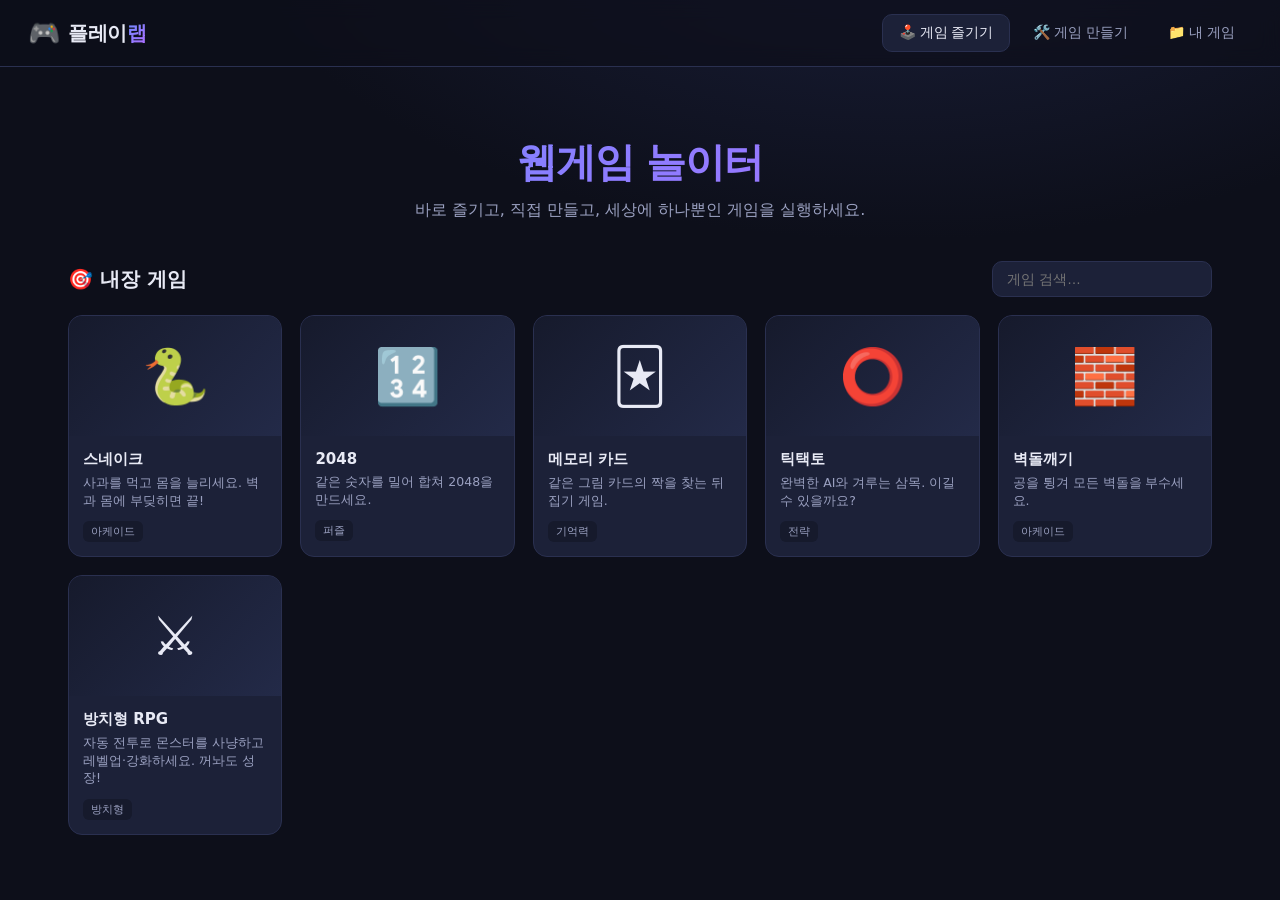
<file: index.html>
<!DOCTYPE html>
<html lang="ko">
<head>
  <meta charset="UTF-8" />
  <meta name="viewport" content="width=device-width, initial-scale=1.0" />
  <meta http-equiv="Cache-Control" content="no-cache, no-store, must-revalidate" />
  <meta http-equiv="Pragma" content="no-cache" />
  <title>플레이랩 · 웹게임 놀이터</title>
  <link rel="stylesheet" href="css/style.css?v=4" />
</head>
<body>
  <!-- 상단 헤더 -->
  <header class="topbar">
    <div class="brand" data-nav="play">
      <span class="brand-logo">🎮</span>
      <span class="brand-name">플레이<b>랩</b></span>
    </div>
    <nav class="tabs">
      <button class="tab is-active" data-nav="play">🕹️ 게임 즐기기</button>
      <button class="tab" data-nav="create">🛠️ 게임 만들기</button>
      <button class="tab" data-nav="mine">📁 내 게임</button>
    </nav>
  </header>

  <main>
    <!-- ============ 게임 즐기기 ============ -->
    <section id="view-play" class="view is-active">
      <div class="hero">
        <h1>웹게임 놀이터</h1>
        <p>바로 즐기고, 직접 만들고, 세상에 하나뿐인 게임을 실행하세요.</p>
      </div>
      <div class="section-head">
        <h2>🎯 내장 게임</h2>
        <input id="search" class="search" type="search" placeholder="게임 검색…" />
      </div>
      <div id="builtin-grid" class="game-grid"></div>
    </section>

    <!-- ============ 게임 만들기 ============ -->
    <section id="view-create" class="view">
      <div class="editor-head">
        <input id="game-title" class="title-input" placeholder="게임 이름을 입력하세요" value="나의 첫 게임" />
        <div class="editor-actions">
          <button id="btn-run" class="btn btn-ghost">▶ 실행</button>
          <button id="btn-reset" class="btn btn-ghost">↺ 예제 불러오기</button>
          <button id="btn-save" class="btn btn-primary">💾 저장</button>
        </div>
      </div>
      <div class="editor-layout">
        <div class="code-panes">
          <div class="pane">
            <div class="pane-label">HTML</div>
            <textarea id="code-html" class="code" spellcheck="false"></textarea>
          </div>
          <div class="pane">
            <div class="pane-label">CSS</div>
            <textarea id="code-css" class="code" spellcheck="false"></textarea>
          </div>
          <div class="pane">
            <div class="pane-label">JavaScript</div>
            <textarea id="code-js" class="code" spellcheck="false"></textarea>
          </div>
        </div>
        <div class="preview-wrap">
          <div class="pane-label">미리보기</div>
          <iframe id="preview" class="preview" title="미리보기" sandbox="allow-scripts allow-pointer-lock allow-same-origin"></iframe>
        </div>
      </div>
    </section>

    <!-- ============ 내 게임 ============ -->
    <section id="view-mine" class="view">
      <div class="section-head">
        <h2>📁 내가 만든 게임</h2>
        <span id="mine-count" class="muted"></span>
      </div>
      <div id="mine-grid" class="game-grid"></div>
      <div id="mine-empty" class="empty" hidden>
        <p>아직 만든 게임이 없어요.</p>
        <button class="btn btn-primary" data-nav="create">첫 게임 만들러 가기 →</button>
      </div>
    </section>
  </main>

  <!-- ============ 게임 실행 모달 ============ -->
  <div id="player" class="player" hidden>
    <div class="player-bar">
      <span id="player-title" class="player-title"></span>
      <div class="player-btns">
        <button id="player-restart" class="btn btn-ghost btn-sm">↻ 다시</button>
        <button id="player-close" class="btn btn-ghost btn-sm">✕ 닫기</button>
      </div>
    </div>
    <iframe id="player-frame" class="player-frame" title="게임 실행" sandbox="allow-scripts allow-pointer-lock allow-same-origin"></iframe>
  </div>

  <script src="js/games.js?v=4"></script>
  <script src="js/creator.js?v=4"></script>
  <script src="js/app.js?v=4"></script>
</body>
</html>
</file>
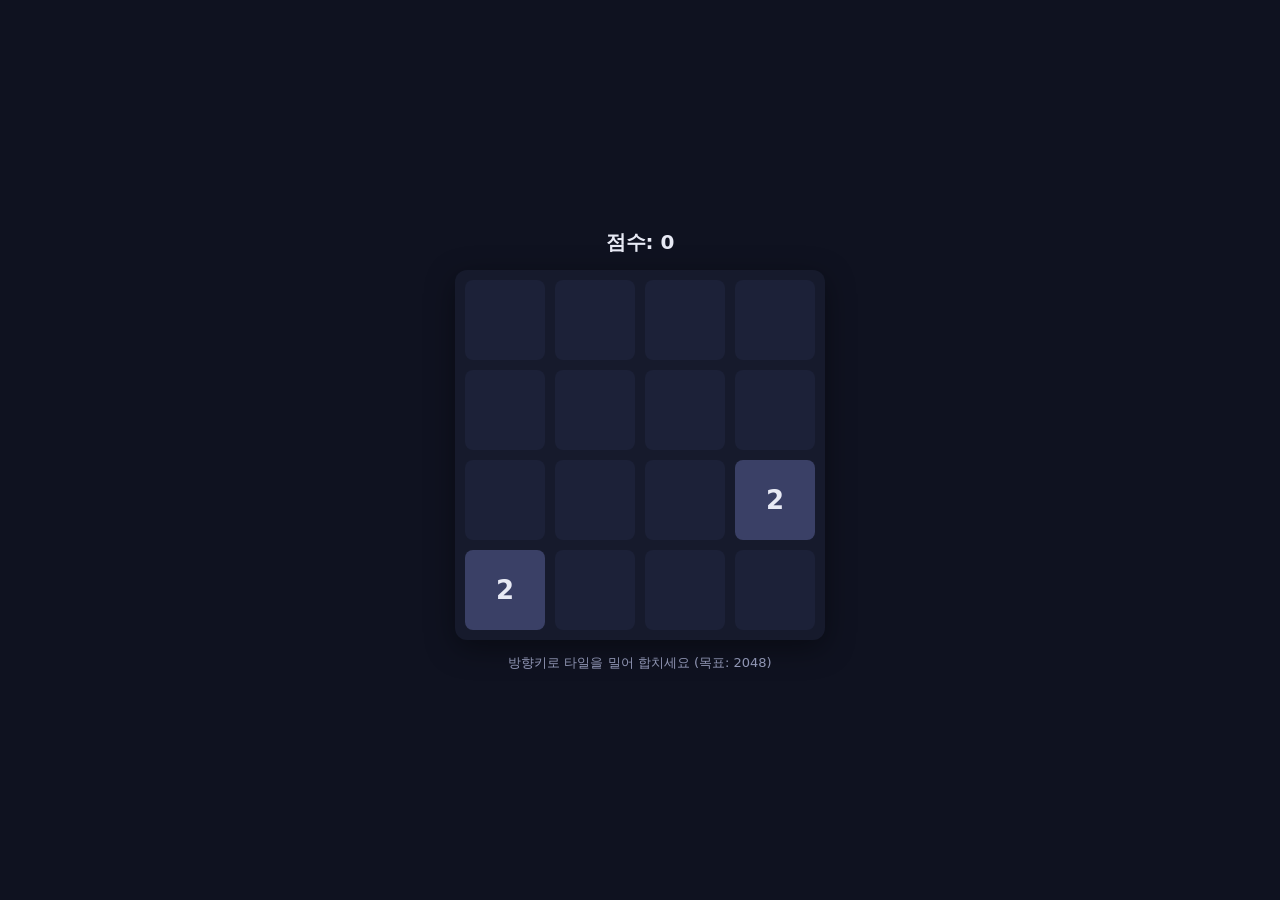
<file: games/2048.html>
<!DOCTYPE html>
<html lang="ko"><head><meta charset="UTF-8" /><meta name="viewport" content="width=device-width,initial-scale=1" />
<title>2048</title>
<style>
  html,body{margin:0;height:100%;background:#0f1220;color:#e8eaf5;font-family:system-ui,"Malgun Gothic",sans-serif;
    display:flex;flex-direction:column;align-items:center;justify-content:center;gap:14px;user-select:none;}
  #score{font-size:20px;font-weight:700;}
  #board{display:grid;grid-template-columns:repeat(4,80px);grid-gap:10px;background:#161a2c;padding:10px;border-radius:12px;
    box-shadow:0 8px 30px rgba(0,0,0,.4);position:relative;}
  .cell{width:80px;height:80px;border-radius:8px;background:#1c2138;display:flex;align-items:center;justify-content:center;
    font-size:26px;font-weight:800;transition:.1s;}
  .hint{color:#9aa0c0;font-size:13px;}
  #over{position:absolute;inset:0;background:rgba(15,18,32,.88);border-radius:12px;display:none;
    align-items:center;justify-content:center;flex-direction:column;font-size:20px;gap:10px;}
</style></head><body>
<div id="score">점수: 0</div>
<div id="board"><div id="over"><div>게임 오버!</div><div class="hint">R 키로 다시 시작</div></div></div>
<div class="hint">방향키로 타일을 밀어 합치세요 (목표: 2048)</div>
<script>
const COL={2:'#3a4066',4:'#4a5088',8:'#6c8cff',16:'#8a7cff',32:'#b06cff',64:'#c85cff',
  128:'#ff8c6b',256:'#ff6b8b',512:'#ffd76b',1024:'#6bffcf',2048:'#6bff8c'};
let grid,score,board=document.getElementById('board'),over=document.getElementById('over');
function reset(){grid=Array.from({length:4},()=>[0,0,0,0]);score=0;add();add();render();over.style.display='none';}
function add(){const e=[];grid.forEach((r,i)=>r.forEach((v,j)=>{if(!v)e.push([i,j]);}));
  if(!e.length)return;const[i,j]=e[(Math.random()*e.length)|0];grid[i][j]=Math.random()<.9?2:4;}
function render(){board.querySelectorAll('.cell').forEach(c=>c.remove());
  document.getElementById('score').textContent='점수: '+score;
  grid.forEach(r=>r.forEach(v=>{const c=document.createElement('div');c.className='cell';
    if(v){c.textContent=v;c.style.background=COL[v]||'#6bff8c';c.style.color=v>4?'#0f1220':'#e8eaf5';}
    board.appendChild(c);}));}
function slide(row){let a=row.filter(v=>v);for(let i=0;i<a.length-1;i++){if(a[i]===a[i+1]){a[i]*=2;score+=a[i];a.splice(i+1,1);}}
  while(a.length<4)a.push(0);return a;}
function rotate(g){return g[0].map((_,i)=>g.map(r=>r[i]).reverse());}
function move(dir){let g=grid.map(r=>[...r]);for(let i=0;i<dir;i++)g=rotate(g);
  g=g.map(slide);for(let i=0;i<(4-dir)%4;i++)g=rotate(g);
  if(JSON.stringify(g)!==JSON.stringify(grid)){grid=g;add();render();checkOver();}}
function checkOver(){for(let i=0;i<4;i++)for(let j=0;j<4;j++){if(!grid[i][j])return;
  if(j<3&&grid[i][j]===grid[i][j+1])return;if(i<3&&grid[i][j]===grid[i+1][j])return;}
  over.style.display='flex';}
document.addEventListener('keydown',e=>{const k=e.key.toLowerCase();
  if(k==='r'){reset();return;}
  if(k==='arrowleft'){e.preventDefault();move(0);}
  else if(k==='arrowup'){e.preventDefault();move(1);}
  else if(k==='arrowright'){e.preventDefault();move(2);}
  else if(k==='arrowdown'){e.preventDefault();move(3);}});
reset();
</script></body></html>
</file>
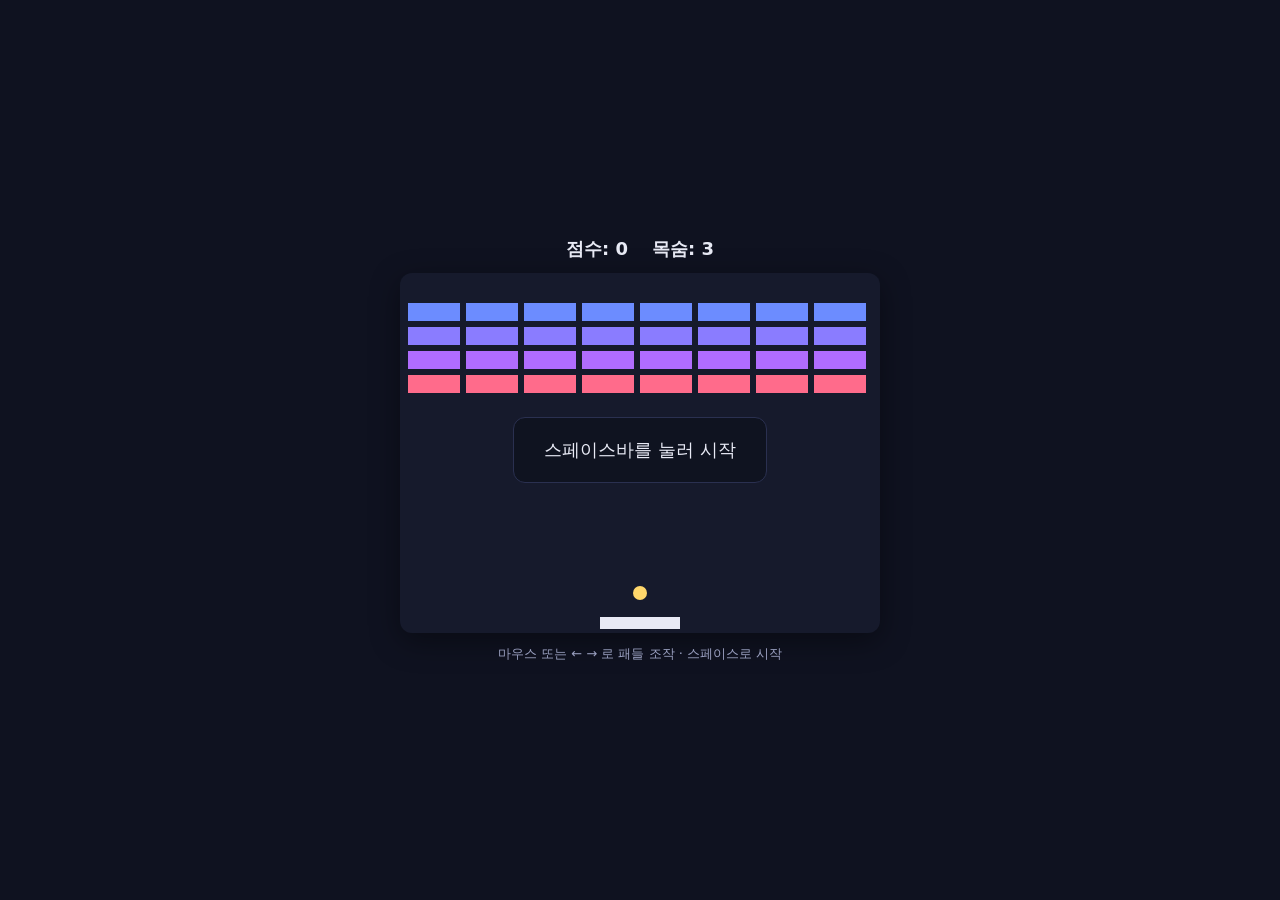
<file: games/breakout.html>
<!DOCTYPE html>
<html lang="ko"><head><meta charset="UTF-8" /><meta name="viewport" content="width=device-width,initial-scale=1" />
<title>벽돌깨기</title>
<style>
  html,body{margin:0;height:100%;background:#0f1220;color:#e8eaf5;font-family:system-ui,"Malgun Gothic",sans-serif;
    display:flex;flex-direction:column;align-items:center;justify-content:center;gap:12px;user-select:none;}
  #hud{font-size:18px;font-weight:700;display:flex;gap:24px;}
  canvas{background:#161a2c;border-radius:12px;box-shadow:0 8px 30px rgba(0,0,0,.4);}
  .hint{color:#9aa0c0;font-size:13px;}
  #msg{position:absolute;background:rgba(15,18,32,.9);padding:20px 30px;border-radius:12px;border:1px solid #2a3050;
    text-align:center;font-size:18px;}
</style></head><body>
<div id="hud"><span>점수: <span id="score">0</span></span><span>목숨: <span id="lives">3</span></span></div>
<canvas id="c" width="480" height="360"></canvas>
<div class="hint">마우스 또는 ← → 로 패들 조작 · 스페이스로 시작</div>
<div id="msg">스페이스바를 눌러 시작</div>
<script>
const cv=document.getElementById('c'),ctx=cv.getContext('2d');
const PW=80,PH=12,BR=7,COLS=8,ROWS=4,BW=52,BH=18,GAP=6,OX=8,OY=30;
let px,ball,bricks,score,lives,running,left,right;
function reset(){px=(cv.width-PW)/2;resetBall();bricks=[];score=0;lives=3;running=false;left=right=false;
  for(let r=0;r<ROWS;r++)for(let c=0;c<COLS;c++)bricks.push({x:OX+c*(BW+GAP),y:OY+r*(BH+GAP),alive:true,
    color:['#6c8cff','#8a7cff','#b06cff','#ff6b8b'][r]});
  upd();draw();}
function resetBall(){ball={x:cv.width/2,y:cv.height-40,dx:2.4*(Math.random()<.5?1:-1),dy:-2.6};}
function upd(){document.getElementById('score').textContent=score;document.getElementById('lives').textContent=lives;}
function loop(){if(running){step();draw();}requestAnimationFrame(loop);}
function step(){if(left)px-=6;if(right)px+=6;px=Math.max(0,Math.min(cv.width-PW,px));
  ball.x+=ball.dx;ball.y+=ball.dy;
  if(ball.x<BR||ball.x>cv.width-BR)ball.dx*=-1;
  if(ball.y<BR)ball.dy*=-1;
  if(ball.y>cv.height-BR-PH-4&&ball.x>px&&ball.x<px+PW&&ball.dy>0){
    ball.dy*=-1;ball.dx=((ball.x-(px+PW/2))/(PW/2))*3.2;}
  if(ball.y>cv.height){lives--;upd();if(lives<=0)return over('게임 오버! 점수 '+score);resetBall();running=false;showMsg('스페이스바로 재시작');}
  bricks.forEach(b=>{if(b.alive&&ball.x>b.x&&ball.x<b.x+BW&&ball.y>b.y&&ball.y<b.y+BH){
    b.alive=false;ball.dy*=-1;score+=10;upd();
    if(bricks.every(x=>!x.alive))over('🎉 클리어! 점수 '+score);}});}
function draw(){ctx.clearRect(0,0,cv.width,cv.height);
  bricks.forEach(b=>{if(b.alive){ctx.fillStyle=b.color;ctx.fillRect(b.x,b.y,BW,BH);}});
  ctx.fillStyle='#e8eaf5';ctx.fillRect(px,cv.height-PH-4,PW,PH);
  ctx.fillStyle='#ffd76b';ctx.beginPath();ctx.arc(ball.x,ball.y,BR,0,7);ctx.fill();}
function showMsg(t){const m=document.getElementById('msg');m.textContent=t;m.style.display='block';}
function over(t){running=false;showMsg(t+' — 스페이스로 다시');setTimeout(()=>{reset();},50);}
cv.addEventListener('mousemove',e=>{const r=cv.getBoundingClientRect();px=e.clientX-r.left-PW/2;
  px=Math.max(0,Math.min(cv.width-PW,px));if(!running)draw();});
document.addEventListener('keydown',e=>{const k=e.key.toLowerCase();
  if(k===' '){e.preventDefault();if(!running){running=true;document.getElementById('msg').style.display='none';}}
  if(k==='arrowleft')left=true;if(k==='arrowright')right=true;});
document.addEventListener('keyup',e=>{const k=e.key.toLowerCase();
  if(k==='arrowleft')left=false;if(k==='arrowright')right=false;});
reset();loop();
</script></body></html>
</file>
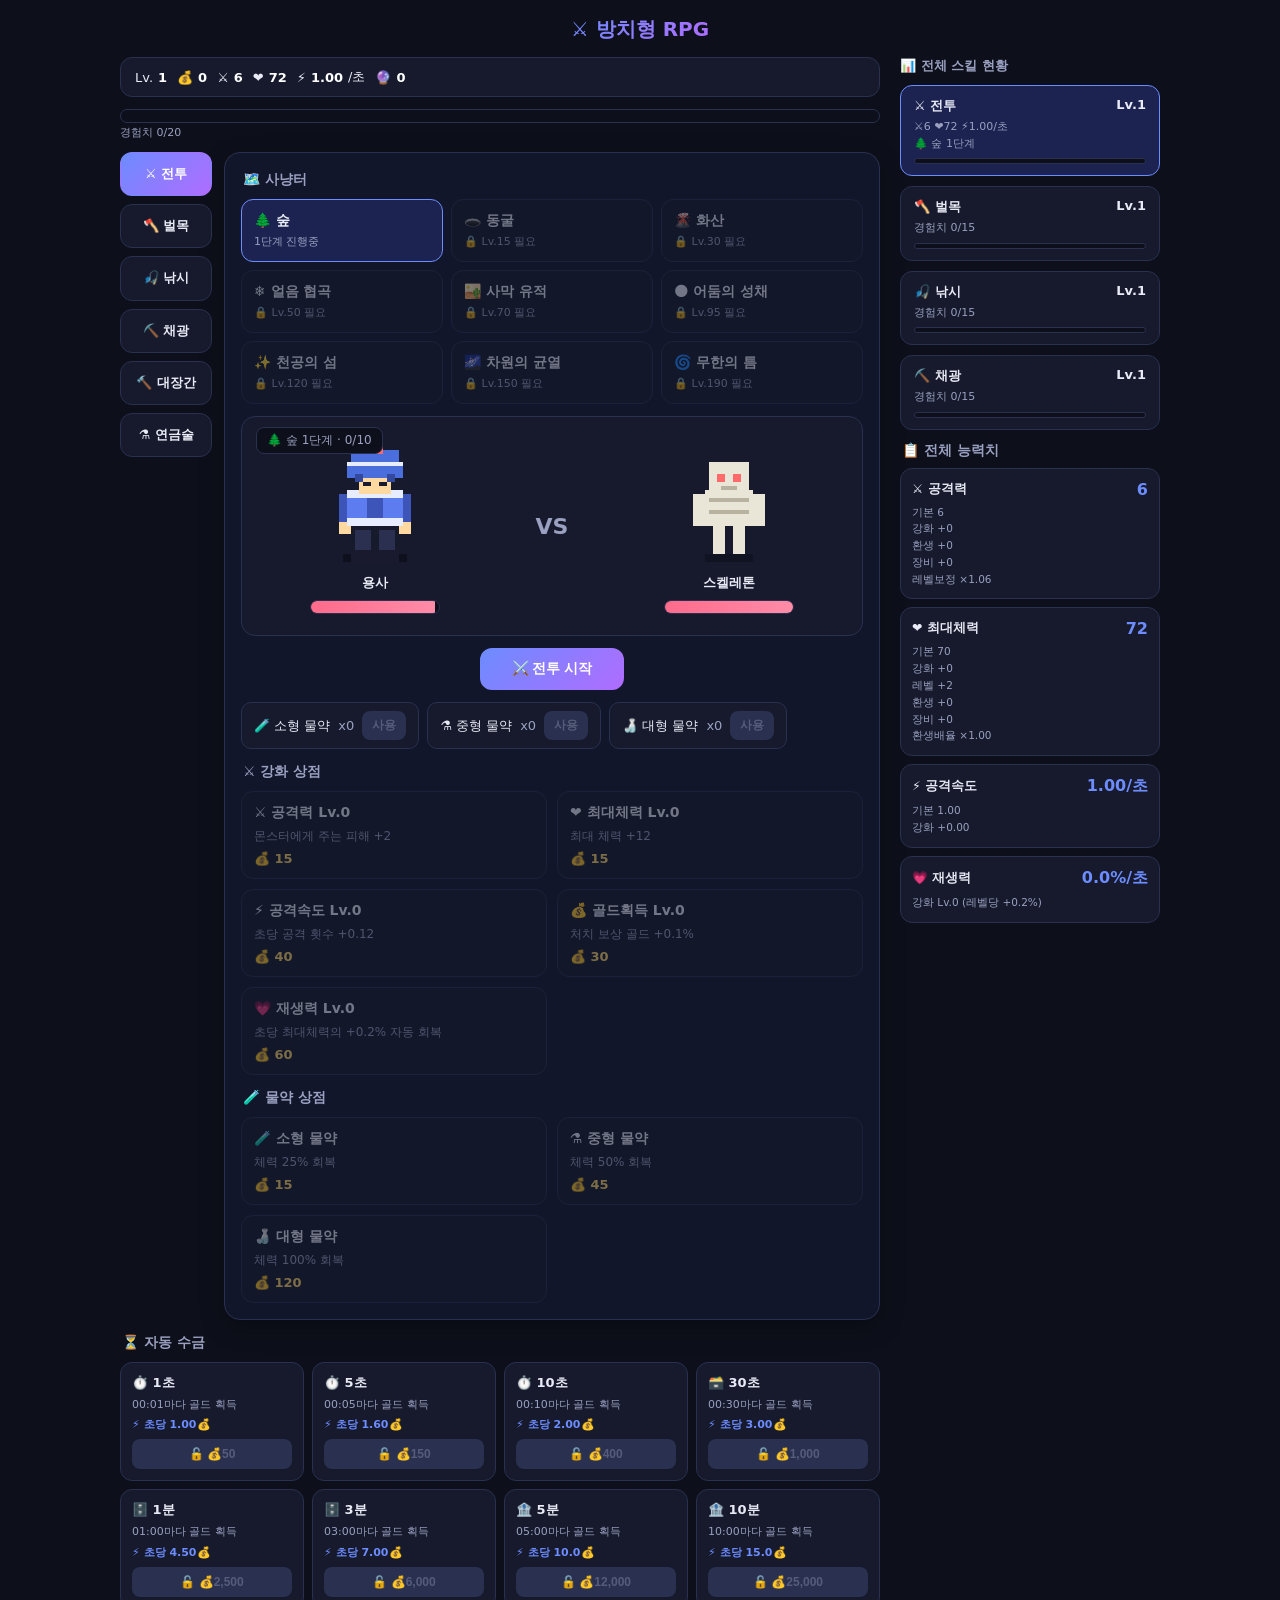
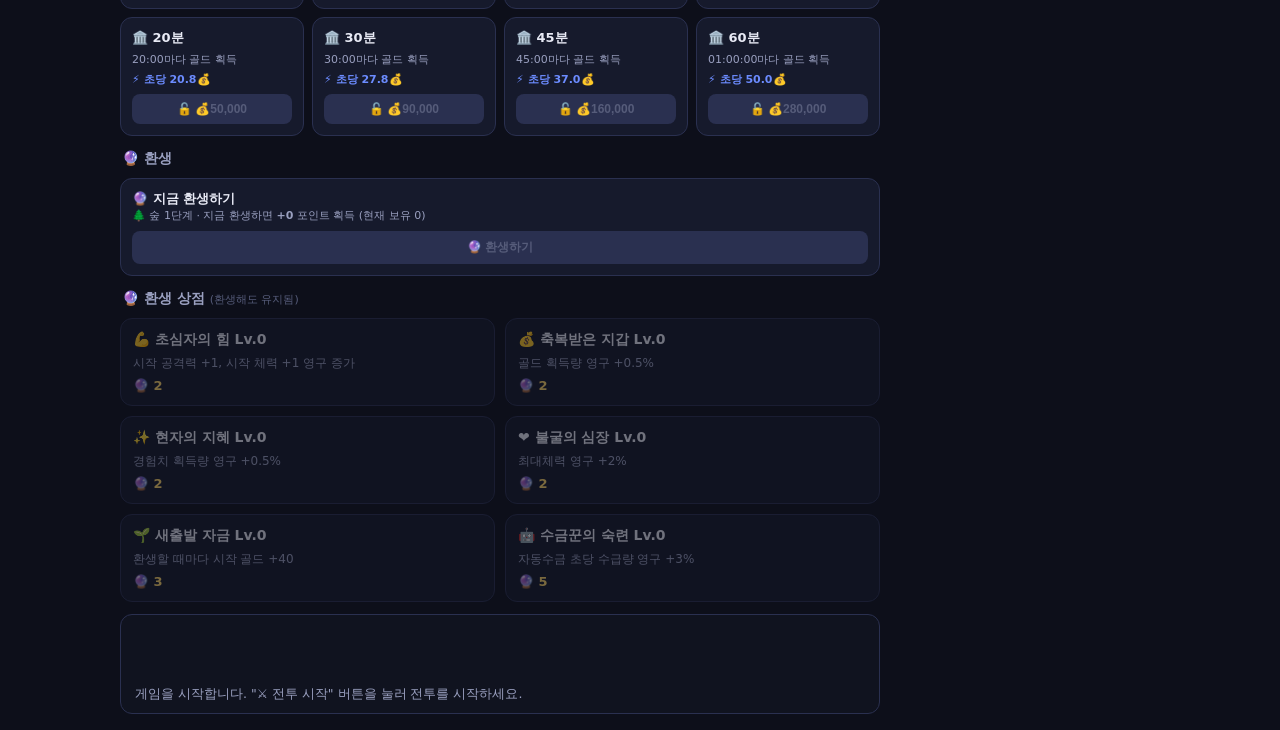
<file: games/idle-rpg.html>
<!DOCTYPE html>
<html lang="ko"><head><meta charset="UTF-8" /><meta name="viewport" content="width=device-width,initial-scale=1" />
<title>방치형 RPG</title>
<style>
  * { box-sizing: border-box; }
  html,body{margin:0;min-height:100%;background:#0d0f1a;color:#e8eaf5;font-family:"Malgun Gothic",system-ui,sans-serif;
    user-select:none;}
  body{display:flex;flex-direction:column;align-items:center;padding:16px;gap:14px;}
  h1{font-size:20px;margin:0;background:linear-gradient(135deg,#6c8cff,#b06cff);-webkit-background-clip:text;background-clip:text;color:transparent;}
  .wrap{width:100%;max-width:760px;display:flex;flex-direction:column;gap:12px;}

  /* 상단 플레이어 상태 */
  .stat-row{display:flex;gap:10px;flex-wrap:wrap;font-size:13px;background:#161a2c;border:1px solid #2a3050;
    border-radius:12px;padding:10px 14px;}
  .stat{display:flex;align-items:center;gap:5px;}
  .stat b{color:#fff;}
  .bar-wrap{width:100%;height:14px;background:#0d0f1a;border-radius:7px;overflow:hidden;border:1px solid #2a3050;}
  .bar{height:100%;transition:width .15s;}
  .bar.hp{background:linear-gradient(90deg,#ff6b8b,#ff8ca8);}
  .bar.hp.low{background:linear-gradient(90deg,#ff2d3b,#ff6b6b);animation:pulseLow .6s infinite alternate;}
  @keyframes pulseLow{from{opacity:1;}to{opacity:.5;}}
  .bar.xp{background:linear-gradient(90deg,#6c8cff,#b06cff);}
  .bar.skillxp{background:linear-gradient(90deg,#5ad46a,#8ef29a);}
  .bar-label{font-size:11px;color:#9aa0c0;margin-top:2px;}

  /* 모드 탭 (왼쪽 사이드바) */
  .mode-layout{display:flex;gap:12px;align-items:flex-start;}
  .mode-sidebar{display:flex;flex-direction:column;gap:8px;flex:0 0 92px;position:sticky;top:12px;}
  .mode-content{flex:1;min-width:0;display:flex;flex-direction:column;gap:12px;}
  .mode-window{background:#12162a;border:1px solid #2a3050;border-radius:16px;padding:16px;
    display:flex;flex-direction:column;gap:12px;box-shadow:0 8px 24px rgba(0,0,0,.25);}
  .mode-window[hidden]{display:none;}
  .mode-tab{background:#161a2c;border:1px solid #2a3050;border-radius:12px;padding:12px 6px;text-align:center;
    cursor:pointer;font-size:13px;font-weight:700;transition:.15s;line-height:1.4;}
  .mode-tab:hover{border-color:#6c8cff;}
  .mode-tab.active{background:linear-gradient(135deg,#6c8cff,#b06cff);border-color:transparent;color:#fff;}
  .mode-tab.running:not(.active){border-color:#5ad46a;}
  .running-dot{color:#5ad46a;font-size:8px;animation:pulseLow 1s infinite alternate;}
  @media (max-width:520px){
    .mode-layout{flex-direction:column;}
    .mode-sidebar{flex-direction:row;flex:none;width:100%;position:static;}
    .mode-sidebar .mode-tab{flex:1;}
  }

  /* 사냥터 선택 */
  .zone-list{display:grid;grid-template-columns:repeat(auto-fill,minmax(160px,1fr));gap:8px;}
  .zone-card{background:#161a2c;border:1px solid #2a3050;border-radius:12px;padding:12px;cursor:pointer;transition:.15s;
    display:flex;flex-direction:column;gap:4px;}
  .zone-card:hover{border-color:#6c8cff;}
  .zone-card.active{border-color:#6c8cff;background:#1c2350;}
  .zone-card.locked{opacity:.45;cursor:not-allowed;}
  .zone-title{font-size:14px;font-weight:700;}
  .zone-desc{font-size:11px;color:#9aa0c0;}

  /* 전투 화면 */
  .arena{display:flex;align-items:center;justify-content:space-around;background:#161a2c;border:1px solid #2a3050;
    border-radius:14px;padding:20px;min-height:220px;position:relative;overflow:hidden;}
  .fighter{display:flex;flex-direction:column;align-items:center;gap:8px;}
  canvas.sprite{image-rendering:pixelated;image-rendering:crisp-edges;width:128px;height:128px;}
  canvas.sprite.boss{width:176px;height:176px;}
  .fighter-name{font-size:13px;font-weight:700;}
  .fighter-hpbar{width:130px;}
  .hit{animation:hit .18s;}
  @keyframes hit{0%{filter:brightness(2) drop-shadow(0 0 8px #fff);transform:scale(1.05);}100%{filter:none;transform:scale(1);}}
  .dead{animation:dead .3s forwards;}
  @keyframes dead{to{opacity:0;transform:translateY(20px) scale(.7);}}
  .vs{font-size:22px;color:#9aa0c0;font-weight:800;}
  .dmg-float{position:absolute;font-weight:800;font-size:15px;color:#ffd76b;pointer-events:none;
    animation:floatup .7s ease-out forwards;}
  @keyframes floatup{0%{opacity:1;transform:translateY(0);}100%{opacity:0;transform:translateY(-36px);}}
  .stage-badge{position:absolute;top:10px;left:14px;font-size:12px;background:#0d0f1a;border:1px solid #2a3050;
    padding:4px 10px;border-radius:8px;color:#9aa0c0;}

  .combat-control{display:flex;justify-content:center;}
  .combat-toggle-btn{background:linear-gradient(135deg,#6c8cff,#b06cff);border:none;color:#fff;font-weight:700;
    font-size:14px;padding:12px 32px;border-radius:12px;cursor:pointer;transition:.15s;}
  .combat-toggle-btn:hover{filter:brightness(1.1);}
  .combat-toggle-btn.stop{background:#1c2138;border:1px solid #ff6b8b;color:#ff6b8b;}

  /* 스킬 패널 */
  .skill-panel{background:#161a2c;border:1px solid #2a3050;border-radius:14px;padding:22px;text-align:center;
    display:flex;flex-direction:column;align-items:center;gap:10px;}
  .skill-icon{font-size:48px;}
  .skill-title{font-size:16px;font-weight:700;}
  .skill-sub{font-size:12px;color:#9aa0c0;}
  .skill-progress-wrap{width:100%;max-width:280px;height:10px;background:#0d0f1a;border-radius:6px;overflow:hidden;border:1px solid #2a3050;}
  .skill-progress{height:100%;background:linear-gradient(90deg,#5ad46a,#8ef29a);width:0%;transition:width .1s linear;}

  /* 상점 */
  .section-label{font-size:14px;font-weight:700;color:#9aa0c0;margin:2px 2px -2px;}
  .shop{display:grid;grid-template-columns:1fr 1fr;gap:10px;}
  .upg{background:#161a2c;border:1px solid #2a3050;border-radius:12px;padding:12px;display:flex;flex-direction:column;gap:6px;
    cursor:pointer;transition:.15s;}
  .upg:hover{border-color:#6c8cff;}
  .upg:active{transform:scale(.97);}
  .upg.disabled{opacity:.45;cursor:not-allowed;}
  .upg-head{display:flex;justify-content:space-between;font-size:14px;font-weight:700;}
  .upg-desc{font-size:12px;color:#9aa0c0;}
  .upg-cost{font-size:13px;color:#ffd76b;font-weight:700;}
  .upg.owned{border-color:#5ad46a;opacity:.7;cursor:default;}
  .upg.equipped{border-color:#5ad46a;background:#16241c;}

  /* 인벤토리 */
  .inv-list{display:grid;grid-template-columns:repeat(auto-fill,minmax(140px,1fr));gap:8px;}
  .inv-item{background:#161a2c;border:1px solid #2a3050;border-radius:10px;padding:10px;display:flex;flex-direction:column;gap:5px;font-size:12px;}
  .inv-item .inv-name{font-weight:700;font-size:13px;}
  .inv-item button{background:#6c8cff;border:none;color:#fff;font-size:11px;font-weight:700;padding:5px 8px;border-radius:7px;cursor:pointer;}
  .inv-item button:disabled{background:#2a3050;color:#565c7a;cursor:not-allowed;}
  .equip-summary{display:flex;gap:8px;flex-wrap:wrap;font-size:12px;color:#9aa0c0;}
  .equip-summary span b{color:#e8eaf5;}

  /* 물약 인벤토리 바 */
  .potion-bar{display:flex;gap:8px;flex-wrap:wrap;}
  .potion-item{display:flex;align-items:center;gap:8px;background:#161a2c;border:1px solid #2a3050;border-radius:10px;
    padding:8px 12px;font-size:13px;}
  .potion-item .p-count{color:#9aa0c0;}
  .potion-item button{background:#6c8cff;border:none;color:#fff;font-size:12px;font-weight:700;padding:6px 10px;
    border-radius:8px;cursor:pointer;}
  .potion-item button:disabled{background:#2a3050;color:#565c7a;cursor:not-allowed;}

  /* 게임 오버 오버레이 */
  .overlay{position:fixed;inset:0;background:rgba(6,8,16,.92);z-index:200;display:flex;align-items:center;justify-content:center;}
  .overlay[hidden]{display:none;}
  .overlay-box{background:#161a2c;border:1px solid #2a3050;border-radius:16px;padding:32px 36px;text-align:center;
    display:flex;flex-direction:column;align-items:center;gap:10px;max-width:320px;}
  .overlay-emoji{font-size:48px;}
  .overlay-box h2{margin:0;font-size:22px;}
  .overlay-stats{font-size:14px;color:#9aa0c0;display:flex;flex-direction:column;gap:4px;margin:8px 0;}
  .overlay-stats b{color:#fff;}
  .overlay-box .btn-restart{margin-top:6px;background:linear-gradient(135deg,#6c8cff,#b06cff);border:none;color:#fff;
    font-weight:700;font-size:14px;padding:11px 20px;border-radius:10px;cursor:pointer;}

  .muted-label{font-size:11px;color:#565c7a;font-weight:400;}

  /* 자동 수금 */
  .autogold-list{display:grid;grid-template-columns:repeat(auto-fill,minmax(150px,1fr));gap:8px;}
  .autogold-card{background:#161a2c;border:1px solid #2a3050;border-radius:12px;padding:11px;
    display:flex;flex-direction:column;gap:5px;}
  .autogold-card .ag-title{font-size:13px;font-weight:700;}
  .autogold-card .ag-desc{font-size:11px;color:#9aa0c0;line-height:1.4;}
  .autogold-card .ag-rate{font-size:11px;color:#6c8cff;font-weight:700;}
  .autogold-card button{background:linear-gradient(135deg,#6c8cff,#b06cff);border:none;color:#fff;font-weight:700;
    font-size:12px;padding:8px 10px;border-radius:8px;cursor:pointer;white-space:nowrap;margin-top:2px;width:100%;}
  .autogold-card button:disabled{background:#2a3050;color:#565c7a;cursor:not-allowed;}
  .autogold-card button.ready{animation:readyPulse .8s infinite alternate;}
  @keyframes readyPulse{from{box-shadow:0 0 0 0 rgba(108,140,255,.6);}to{box-shadow:0 0 0 9px rgba(108,140,255,0);}}
  .autogold-card button.agBtn-auto{background:transparent;border:1px solid #2a3050;color:#9aa0c0;font-weight:600;}
  .autogold-card button.agBtn-auto:hover:not(:disabled){border-color:#6c8cff;color:#e8eaf5;}
  .autogold-card button.agBtn-auto:disabled{background:transparent;border-color:#20243c;color:#4a5070;}

  /* 로그 */
  .log{background:#10131f;border:1px solid #2a3050;border-radius:12px;padding:10px 14px;height:100px;
    overflow-y:auto;font-size:12.5px;color:#9aa0c0;display:flex;flex-direction:column-reverse;gap:3px;}
  .log b{color:#e8eaf5;}

  .toast{position:fixed;top:16px;left:50%;transform:translateX(-50%);background:#1c2138;border:1px solid #6c8cff;
    padding:14px 22px;border-radius:12px;font-size:14px;text-align:center;z-index:99;box-shadow:0 8px 30px rgba(0,0,0,.5);
    animation:toastIn .25s;}
  @keyframes toastIn{from{opacity:0;transform:translate(-50%,-10px);}to{opacity:1;transform:translate(-50%,0);}}

  /* 전체 능력치 요약 */
  .stat-sheet{display:grid;grid-template-columns:repeat(auto-fill,minmax(150px,1fr));gap:8px;}
  .stat-card{background:#161a2c;border:1px solid #2a3050;border-radius:12px;padding:11px;}
  .stat-card-head{font-size:12.5px;font-weight:700;display:flex;justify-content:space-between;align-items:center;gap:6px;}
  .stat-card-value{font-size:16px;font-weight:800;color:#6c8cff;white-space:nowrap;}
  .stat-card-breakdown{font-size:10.5px;color:#9aa0c0;margin-top:5px;line-height:1.6;}

  /* 오른쪽 스킬 현황 패널 (넓은 화면: 오른쪽 고정 / 좁은 화면: 아래로 이어붙임) */
  .page-layout{display:flex;gap:20px;align-items:flex-start;justify-content:center;width:100%;}
  .side-panel{flex:0 0 260px;display:flex;flex-direction:column;gap:10px;position:sticky;top:16px;
    max-height:calc(100vh - 32px);overflow-y:auto;}
  #sidePanelSkills{display:flex;flex-direction:column;gap:10px;}
  .side-panel-label{font-size:13px;font-weight:700;color:#9aa0c0;}
  .side-skill-card{background:#161a2c;border:1px solid #2a3050;border-radius:12px;padding:11px 13px;cursor:pointer;transition:.15s;}
  .side-skill-card:hover{border-color:#6c8cff;}
  .side-skill-card.active{border-color:#6c8cff;background:#1c2350;}
  .side-skill-head{font-size:13px;font-weight:700;display:flex;justify-content:space-between;}
  .side-skill-sub{font-size:11px;color:#9aa0c0;margin-top:4px;line-height:1.5;}
  .side-skill-bar-wrap{height:6px;background:#0d0f1a;border-radius:4px;overflow:hidden;margin-top:6px;border:1px solid #2a3050;}
  .side-skill-bar{height:100%;background:linear-gradient(90deg,#5ad46a,#8ef29a);}
  @media (min-width:1081px){ .side-panel .stat-sheet{grid-template-columns:1fr;} }
  @media (max-width:1080px){
    .page-layout{flex-direction:column;}
    .side-panel{flex:none;width:100%;position:static;max-height:none;overflow-y:visible;}
  }
</style></head>
<body>
<h1>⚔️ 방치형 RPG</h1>
<div class="page-layout">
<div class="wrap">
  <div class="stat-row">
    <div class="stat">Lv.<b id="lvl">1</b></div>
    <div class="stat">💰 <b id="gold">0</b></div>
    <div class="stat">⚔️ <b id="atkStat">0</b></div>
    <div class="stat">❤️ <b id="hpStat">0</b></div>
    <div class="stat">⚡ <b id="spdStat">0</b>/초</div>
    <div class="stat">🔮 <b id="rpStat">0</b></div>
  </div>
  <div>
    <div class="bar-wrap"><div id="xpBar" class="bar xp" style="width:0%"></div></div>
    <div class="bar-label">경험치 <span id="xpText">0/0</span></div>
  </div>

  <div class="mode-layout">
    <div class="mode-sidebar" id="modeTabs"></div>
    <div class="mode-content">

      <div id="combatSection" class="mode-window">
        <div class="section-label">🗺️ 사냥터</div>
        <div class="zone-list" id="zoneList"></div>

        <div class="arena" id="arena">
          <div class="stage-badge" id="stageBadge">-</div>
          <div class="fighter">
            <canvas id="heroCanvas" class="sprite" width="32" height="32"></canvas>
            <div class="fighter-name">용사</div>
            <div class="bar-wrap fighter-hpbar"><div id="heroHpBar" class="bar hp" style="width:100%"></div></div>
          </div>
          <div class="vs">VS</div>
          <div class="fighter">
            <canvas id="enemyCanvas" class="sprite" width="32" height="32"></canvas>
            <div class="fighter-name" id="enemyName">-</div>
            <div class="bar-wrap fighter-hpbar"><div id="enemyHpBar" class="bar hp" style="width:100%"></div></div>
          </div>
        </div>

        <div class="combat-control">
          <button id="combatToggleBtn" class="combat-toggle-btn">⚔️ 전투 시작</button>
        </div>

        <div class="potion-bar" id="potionBar"></div>

        <div class="section-label">⚔️ 강화 상점</div>
        <div class="shop" id="shop"></div>

        <div class="section-label">🧪 물약 상점</div>
        <div class="shop" id="potionShop"></div>
      </div>

      <div id="gatherSection" class="mode-window" hidden>
        <div id="skillPanel" class="skill-panel"></div>
        <div class="section-label">🎒 채집한 재료</div>
        <div class="inv-list" id="materialInvList"></div>
      </div>

      <div id="smithingSection" class="mode-window" hidden>
        <div class="section-label">🛡️ 장비</div>
        <div class="equip-summary" id="equipSummary"></div>
        <div class="inv-list" id="gearInvList"></div>

        <div class="section-label">🔨 대장간 <span class="muted-label">(광물 + 골드로 제작)</span></div>
        <div class="shop" id="forgeList"></div>
      </div>

      <div id="alchemySection" class="mode-window" hidden>
        <div class="section-label">🪶 부활의 깃털 <span class="muted-label">(사망 시 자동 사용, 없으면 환생)</span></div>
        <div class="shop" id="alchemyList"></div>

        <div class="section-label">🧪 크리티컬 물약 <span class="muted-label">(제작마다 즉시 +5%, 영구 누적)</span></div>
        <div class="shop" id="critPotionList"></div>

        <div class="section-label">💹 자동수금 촉진 물약 <span class="muted-label">(마실 때마다 30분씩 중첩, 영구 아님)</span></div>
        <div class="shop" id="autoGoldPotionList"></div>
      </div>

    </div>
  </div>

  <div class="section-label">⏳ 자동 수금</div>
  <div id="autoGoldList" class="autogold-list"></div>

  <div class="section-label">🔮 환생</div>
  <div id="rebirthNowCard" class="autogold-card"></div>

  <div class="section-label">🔮 환생 상점 <span class="muted-label">(환생해도 유지됨)</span></div>
  <div class="shop" id="prestigeShop"></div>

  <div class="log" id="log"></div>
</div>

<div class="side-panel" id="sidePanel">
  <div id="sidePanelSkills"></div>
  <div class="section-label">📋 전체 능력치</div>
  <div class="stat-sheet" id="statSheet"></div>
</div>
</div>

<div id="gameOverOverlay" class="overlay" hidden>
  <div class="overlay-box">
    <div class="overlay-emoji">💀</div>
    <h2>게임 오버</h2>
    <div class="overlay-stats">
      <div>도달 지점 <b id="goStage"></b></div>
      <div>레벨 <b id="goLevel"></b></div>
      <div>보유 골드 <b id="goGold"></b></div>
      <div>🔮 획득한 환생 포인트 <b id="goRP"></b></div>
      <div>🔮 누적 환생 포인트 <b id="goRPTotal"></b></div>
    </div>
    <button id="goRestart" class="btn-restart">🔮 환생하기</button>
  </div>
</div>

<div id="reviveOverlay" class="overlay" hidden>
  <div class="overlay-box">
    <div class="overlay-emoji">🪶</div>
    <h2>쓰러졌습니다!</h2>
    <div class="overlay-stats">
      <div>부활의 깃털을 사용하면 체력을 가득 채우고 그 자리에서 계속할 수 있습니다.</div>
      <div>보유 부활의 깃털 <b id="reviveFeatherCount"></b>개</div>
    </div>
    <button id="reviveBtn" class="btn-restart">🪶 부활하기</button>
  </div>
</div>

<script>
/* ========================= 픽셀아트 스프라이트 (캔버스 도트 드로잉) ========================= */
function px(ctx,x,y,w,h,c){ ctx.fillStyle=c; ctx.fillRect(x,y,w,h); }

function drawHero(ctx){
  ctx.clearRect(0,0,32,32);
  const skin='#ffd9a0', helm='#4a6fdc', helmDark='#33499e', plume='#ff6b6b',
        armor='#5c7cf0', armorDark='#3d54b8', trim='#e8ecff', leg='#2b3050', boot='#1a1a2e', eye='#1a1a2e';
  px(ctx,8,29,16,2,'#00000055');
  px(ctx,11,23,4,6,leg); px(ctx,17,23,4,6,leg);
  px(ctx,10,28,6,3,boot); px(ctx,16,28,6,3,boot);
  px(ctx,7,14,3,9,armorDark); px(ctx,22,14,3,9,armorDark);
  px(ctx,7,21,3,3,skin); px(ctx,22,21,3,3,skin);
  px(ctx,9,13,14,9,armor);
  px(ctx,9,13,14,2,trim);
  px(ctx,9,20,14,2,trim);
  px(ctx,14,15,4,5,armorDark);
  px(ctx,12,9,8,5,skin);
  px(ctx,13,11,2,1,eye); px(ctx,17,11,2,1,eye);
  px(ctx,10,3,12,3,helm);
  px(ctx,9,6,14,4,helm);
  px(ctx,9,6,14,1,trim);
  px(ctx,14,1,4,3,plume);
  px(ctx,11,9,2,2,helmDark); px(ctx,19,9,2,2,helmDark);
}

function drawSlime(ctx,t){
  ctx.clearRect(0,0,32,32);
  const body='#5ad46a', dark='#3aa64a', light='#8ef29a', eye='#12291a';
  const bounce = t? Math.sin(t/220)*2 : 0;
  const y = 14+bounce;
  px(ctx,10,26,12,3,'#00000040');
  px(ctx,8,y,16,12,body);
  px(ctx,6,y+4,20,8,body);
  px(ctx,6,y+8,20,4,dark);
  px(ctx,10,y+2,6,4,light);
  px(ctx,11,y+6,2,2,eye); px(ctx,19,y+6,2,2,eye);
}

function drawBat(ctx,t){
  ctx.clearRect(0,0,32,32);
  const body='#6b4a9e', dark='#4a2f78', wing='#8a63c9', eye='#ff6b6b';
  const flap = t? Math.sin(t/110)*6 : 0;
  px(ctx,12,26,8,2,'#00000040');
  px(ctx,4,10-flap*0.3,10,7,wing);
  px(ctx,18,10-flap*0.3,10,7,wing);
  px(ctx,11,8,10,10,body);
  px(ctx,9,6,5,4,dark); px(ctx,18,6,5,4,dark);
  px(ctx,13,12,2,2,eye); px(ctx,17,12,2,2,eye);
}

function drawSkeleton(ctx){
  ctx.clearRect(0,0,32,32);
  const bone='#e9e6d8', dark='#b7b3a0', eye='#ff6b6b';
  px(ctx,10,29,12,2,'#00000040');
  px(ctx,12,22,3,7,bone); px(ctx,17,22,3,7,bone);
  px(ctx,10,13,12,9,bone);
  px(ctx,11,15,10,1,dark); px(ctx,11,18,10,1,dark);
  px(ctx,7,14,3,8,bone); px(ctx,22,14,3,8,bone);
  px(ctx,11,6,10,7,bone);
  px(ctx,13,9,2,2,eye); px(ctx,17,9,2,2,eye);
  px(ctx,14,12,4,1,dark);
}

function drawGoblin(ctx){
  ctx.clearRect(0,0,32,32);
  const skin='#7bc158', dark='#4f8f34', cloth='#8a5a2e', eye='#ffd76b', ear='#5ea23c';
  px(ctx,9,29,14,2,'#00000040');
  px(ctx,11,22,4,7,skin); px(ctx,17,22,4,7,skin);
  px(ctx,9,15,14,8,cloth);
  px(ctx,6,14,4,7,skin); px(ctx,22,14,4,7,skin);
  px(ctx,10,6,12,9,skin);
  px(ctx,6,7,4,3,ear); px(ctx,22,7,4,3,ear);
  px(ctx,13,10,2,2,eye); px(ctx,17,10,2,2,eye);
  px(ctx,13,14,6,1,dark);
}

function drawDragon(ctx,t){
  ctx.clearRect(0,0,32,32);
  const body='#e0503f', dark='#a8321f', wing='#ff7a5c', eye='#ffe66b', horn='#4a2020';
  const flap = t? Math.sin(t/160)*3 : 0;
  px(ctx,8,29,16,2,'#00000050');
  px(ctx,2,12-flap*0.4,10,10,wing);
  px(ctx,20,12-flap*0.4,10,10,wing);
  px(ctx,10,16,12,11,body);
  px(ctx,11,24,3,5,dark); px(ctx,18,24,3,5,dark);
  px(ctx,9,7,14,10,body);
  px(ctx,9,13,14,3,dark);
  px(ctx,11,3,2,5,horn); px(ctx,19,3,2,5,horn);
  px(ctx,12,10,3,3,eye); px(ctx,17,10,3,3,eye);
  px(ctx,13,15,6,2,'#3a1010');
}

function drawOrc(ctx){
  ctx.clearRect(0,0,32,32);
  const skin='#5a8a3e', dark='#3c5e29', tusk='#f5f0e0', eye='#ff3b3b', strap='#4a2e18';
  px(ctx,9,29,14,2,'#00000050');
  px(ctx,11,23,4,7,skin); px(ctx,17,23,4,7,skin);
  px(ctx,10,28,6,3,strap); px(ctx,16,28,6,3,strap);
  px(ctx,8,14,16,9,dark);
  px(ctx,8,20,16,2,strap);
  px(ctx,5,15,4,8,skin); px(ctx,23,15,4,8,skin);
  px(ctx,9,6,14,9,skin);
  px(ctx,5,8,4,3,dark); px(ctx,23,8,4,3,dark);
  px(ctx,10,9,12,1,'#2a4018');
  px(ctx,12,10,2,2,eye); px(ctx,18,10,2,2,eye);
  px(ctx,12,14,2,3,tusk); px(ctx,18,14,2,3,tusk);
}

function drawWraith(ctx){
  ctx.clearRect(0,0,32,32);
  const robe='#2a1f3d', robeLight='#453467', glow='#6cffe0', dark='#150f22';
  px(ctx,8,28,16,3,'#00000030');
  px(ctx,9,20,14,10,robe);
  px(ctx,7,24,4,6,robe); px(ctx,21,24,4,6,robe);
  px(ctx,10,20,12,2,robeLight);
  px(ctx,6,16,4,8,robe); px(ctx,22,16,4,8,robe);
  px(ctx,10,8,12,10,dark);
  px(ctx,9,10,14,7,robe);
  px(ctx,12,13,3,3,glow); px(ctx,17,13,3,3,glow);
}

function drawTroll(ctx){
  ctx.clearRect(0,0,32,32);
  const skin='#7a8a99', dark='#4d5866', horn='#e0d9c9', eye='#ff8c3b';
  px(ctx,8,29,16,2,'#00000060');
  px(ctx,10,23,5,7,dark); px(ctx,17,23,5,7,dark);
  px(ctx,6,12,20,11,skin);
  px(ctx,6,12,20,3,dark);
  px(ctx,2,14,5,10,skin); px(ctx,25,14,5,10,skin);
  px(ctx,10,4,12,9,skin);
  px(ctx,9,2,3,4,horn); px(ctx,20,2,3,4,horn);
  px(ctx,10,7,12,1,dark);
  px(ctx,12,8,2,2,eye); px(ctx,18,8,2,2,eye);
}

function drawShadowFiend(ctx){
  ctx.clearRect(0,0,32,32);
  const body='#1a1220', crack='#ff2d55', eye='#ff2d55', hi='#3a2540';
  px(ctx,10,29,12,2,'#00000060');
  px(ctx,10,10,12,18,body);
  px(ctx,8,14,4,10,body); px(ctx,20,14,4,10,body);
  px(ctx,13,4,2,7,body); px(ctx,17,4,2,7,body); px(ctx,15,2,2,9,body);
  px(ctx,11,18,10,2,hi);
  px(ctx,13,16,1,6,crack); px(ctx,18,20,1,5,crack);
  px(ctx,12,14,3,3,eye); px(ctx,17,14,3,3,eye);
}

function drawGolem(ctx){
  ctx.clearRect(0,0,32,32);
  const body='#8a7a63', dark='#5c5040', core='#6cd4ff', crack='#3a3226';
  px(ctx,6,29,20,2,'#00000060');
  px(ctx,9,22,6,8,dark); px(ctx,17,22,6,8,dark);
  px(ctx,5,11,22,13,body);
  px(ctx,5,11,22,3,dark);
  px(ctx,1,13,5,12,body); px(ctx,26,13,5,12,body);
  px(ctx,11,3,10,8,dark);
  px(ctx,13,6,2,2,core); px(ctx,17,6,2,2,core);
  px(ctx,13,17,6,6,core);
  px(ctx,9,15,1,8,crack); px(ctx,22,18,1,6,crack);
}

function drawDarkKnight(ctx){
  ctx.clearRect(0,0,32,32);
  const armor='#232733', dark='#141821', trim='#8a1f2b', eye='#ff2d3b', helm='#1a1d26';
  px(ctx,8,29,16,2,'#00000060');
  px(ctx,11,22,5,8,dark); px(ctx,17,22,5,8,dark);
  px(ctx,10,28,6,3,'#0a0a10'); px(ctx,16,28,6,3,'#0a0a10');
  px(ctx,6,13,4,10,dark); px(ctx,23,13,4,10,dark);
  px(ctx,9,12,14,11,armor);
  px(ctx,9,12,14,2,trim);
  px(ctx,9,21,14,2,trim);
  px(ctx,9,3,14,10,helm);
  px(ctx,9,3,14,1,trim);
  px(ctx,8,1,2,4,dark); px(ctx,22,1,2,4,dark);
  px(ctx,12,8,3,1,eye); px(ctx,17,8,3,1,eye);
}

function drawDemonLord(ctx,t){
  ctx.clearRect(0,0,32,32);
  const skin='#5a2a78', dark='#3a1a52', horn='#1a1220', wing='#7a3aa0', eye='#ffe66b';
  const flap = t? Math.sin(t/150)*4 : 0;
  px(ctx,8,29,16,2,'#00000060');
  px(ctx,0,10-flap*0.3,8,14,wing);
  px(ctx,24,10-flap*0.3,8,14,wing);
  px(ctx,11,23,5,7,dark); px(ctx,17,23,5,7,dark);
  px(ctx,9,13,14,10,skin);
  px(ctx,9,13,14,2,dark);
  px(ctx,7,14,3,8,skin); px(ctx,22,14,3,8,skin);
  px(ctx,10,5,12,9,skin);
  px(ctx,8,1,3,6,horn); px(ctx,21,1,3,6,horn);
  px(ctx,12,9,2,2,eye); px(ctx,18,9,2,2,eye);
  px(ctx,13,13,6,1,dark);
}

function drawTree(ctx, treeKey, shake){
  ctx.clearRect(0,0,32,32);
  const trunk='#6b4226', trunkDark='#4a2d1a';
  const leafSet = {
    normal:{main:'#4a9c4a',dark:'#357a35',light:'#6fc26f'},
    oak:{main:'#3c7a3c',dark:'#2a5c2a',light:'#5a9c5a'},
    willow:{main:'#5ad46a',dark:'#3aa64a',light:'#8ef29a'},
    maple:{main:'#e0703f',dark:'#b3502a',light:'#ff9a6b'},
    yew:{main:'#2f5c3a',dark:'#1e3f27',light:'#4a7a55'},
    magic:{main:'#8a5ce0',dark:'#6a3ec0',light:'#b08cff'},
    redwood:{main:'#a85c3a',dark:'#7a3e22',light:'#c98a5c'},
    ancient:{main:'#2a4a2a',dark:'#1a331a',light:'#4a6a4a'},
    celestial:{main:'#ffe66b',dark:'#e0b83f',light:'#fff2b0'},
  };
  const c = leafSet[treeKey] || leafSet.normal;
  const sx = shake ? (Math.random()*2-1) : 0;
  px(ctx,8,29,16,2,'#00000040');
  px(ctx,14+sx,17,4,13,trunk);
  px(ctx,14+sx,26,4,4,trunkDark);
  px(ctx,6+sx,7,20,15,c.main);
  px(ctx,9+sx,3,14,8,c.main);
  px(ctx,4+sx,12,6,8,c.dark);
  px(ctx,22+sx,12,6,8,c.dark);
  px(ctx,11+sx,5,8,4,c.light);
}

function drawFishSpot(ctx, fishKey, splash){
  ctx.clearRect(0,0,32,32);
  const water='#2a6ba8', waterDark='#1d4d7a', waterLight='#4a8ecf', splashColor='#dff2ff';
  const fishColors = {
    shrimp:'#ff9a6b', sardine:'#c9d4e0', trout:'#7ab8d4', crab:'#e0503f', pufferfish:'#ffd76b',
    lobster:'#e0503f', squid:'#c988e0', octopus:'#e06ba0', legendary:'#ffe66b',
  };
  const fc = fishColors[fishKey] || '#c9d4e0';
  px(ctx,0,20,32,12,water);
  px(ctx,0,20,32,3,waterLight);
  px(ctx,0,26,32,6,waterDark);
  const jump = splash ? -6 : 0;
  px(ctx,11,17+jump,10,5,fc);
  px(ctx,20,18+jump,4,3,fc);
  px(ctx,9,18+jump,3,2,'#1a1a1a');
  if(splash){
    px(ctx,7,13,2,2,splashColor); px(ctx,23,13,2,2,splashColor);
    px(ctx,5,18,2,2,splashColor); px(ctx,25,18,2,2,splashColor);
    px(ctx,15,10,2,2,splashColor);
  }
}

function drawOreRock(ctx, oreKey, crack){
  ctx.clearRect(0,0,32,32);
  const oreColors = {
    copper:'#c87a3e', tin:'#c9c9c9', iron:'#5a5a5a', silver:'#e0e0e0', gold:'#ffd23f',
    mithril:'#5ac8e0', adamantite:'#5ad46a', rune:'#b06cff', dragon:'#ff3b3b',
  };
  const rock='#6b6b6b', rockDark='#4a4a4a';
  const c = oreColors[oreKey] || '#c87a3e';
  const sx = crack ? (Math.random()*2-1) : 0;
  px(ctx,8,29,16,2,'#00000040');
  px(ctx,4+sx,14,24,14,rock);
  px(ctx,4+sx,24,24,4,rockDark);
  px(ctx,8+sx,9,16,9,rock);
  px(ctx,9+sx,17,4,4,c); px(ctx,18+sx,15,4,4,c); px(ctx,13+sx,22,4,4,c); px(ctx,22+sx,20,3,3,c);
}

const SPRITES = {
  slime:{draw:drawSlime,name:'슬라임',animated:true},
  bat:{draw:drawBat,name:'박쥐',animated:true},
  skeleton:{draw:drawSkeleton,name:'스켈레톤',animated:false},
  goblin:{draw:drawGoblin,name:'고블린',animated:false},
  orc:{draw:drawOrc,name:'오크',animated:false},
  wraith:{draw:drawWraith,name:'레이스',animated:false},
  troll:{draw:drawTroll,name:'강철 트롤',animated:false},
  shadowfiend:{draw:drawShadowFiend,name:'그림자 마수',animated:false},
  dragon:{draw:drawDragon,name:'드래곤',animated:true,boss:true},
  golem:{draw:drawGolem,name:'스톤 골렘',animated:false,boss:true},
  darkknight:{draw:drawDarkKnight,name:'다크 나이트',animated:false,boss:true},
  demonlord:{draw:drawDemonLord,name:'마왕',animated:true,boss:true},
};

/* ========================= 사냥터 ========================= */
const ZONES = [
  {key:'forest', name:'숲', icon:'🌲', unlockLevel:1, baseStage:1,
    monsterPool:['slime','bat','skeleton','goblin'], boss:'dragon', killsToBoss:10},
  {key:'cave', name:'동굴', icon:'🕳️', unlockLevel:15, baseStage:10,
    monsterPool:['skeleton','goblin','orc','wraith'], boss:'golem', killsToBoss:12},
  {key:'volcano', name:'화산', icon:'🌋', unlockLevel:30, baseStage:22,
    monsterPool:['orc','wraith','troll','shadowfiend'], boss:'demonlord', killsToBoss:15},
  {key:'frozen', name:'얼음 협곡', icon:'❄️', unlockLevel:50, baseStage:40,
    monsterPool:['skeleton','wraith','troll','goblin'], boss:'darkknight', killsToBoss:16},
  {key:'desert', name:'사막 유적', icon:'🏜️', unlockLevel:70, baseStage:58,
    monsterPool:['orc','skeleton','goblin','wraith'], boss:'dragon', killsToBoss:18},
  {key:'abyss', name:'어둠의 성채', icon:'🌑', unlockLevel:95, baseStage:80,
    monsterPool:['wraith','shadowfiend','troll','orc'], boss:'golem', killsToBoss:20},
  {key:'sky', name:'천공의 섬', icon:'✨', unlockLevel:120, baseStage:102,
    monsterPool:['bat','wraith','shadowfiend','slime'], boss:'demonlord', killsToBoss:22},
  {key:'rift', name:'차원의 균열', icon:'🌌', unlockLevel:150, baseStage:128,
    monsterPool:['troll','shadowfiend','orc','wraith'], boss:'darkknight', killsToBoss:25},
  {key:'infinite', name:'무한의 틈', icon:'🌀', unlockLevel:190, baseStage:160,
    monsterPool:['troll','shadowfiend','orc','wraith'], boss:'golem', killsToBoss:30},
];
function zoneByKey(key){ return ZONES.find(z=>z.key===key); }
function currentZone(){ return zoneByKey(S.currentZone); }
function effectiveStage(zoneKey){
  const zone = zoneByKey(zoneKey);
  return zone.baseStage + S.zoneProgress[zoneKey].subStage - 1;
}

/* ========================= 게임 상태 ========================= */
const SAVE_KEY = 'idlerpg_save_v1';
const heroCv = document.getElementById('heroCanvas'), heroCtx = heroCv.getContext('2d');
const enemyCv = document.getElementById('enemyCanvas'), enemyCtx = enemyCv.getContext('2d');
heroCtx.imageSmoothingEnabled = false; enemyCtx.imageSmoothingEnabled = false;

function freshZoneProgress(){
  const zp = {};
  ZONES.forEach(z=>{ zp[z.key] = {killsInZone:0, subStage:1}; });
  return zp;
}
function freshAutoGold(){
  const ag = {};
  AUTO_GOLD_TIERS.forEach(t=>{ ag[t.key] = {unlocked:false, readyAt:0, autoClaim:false}; });
  return ag;
}

let S = {
  level:1, xp:0, gold:0,
  baseHp:70, baseAtk:6, baseSpd:1.0, goldMult:1,
  hp:70, maxHp:70,
  upLvl:{atk:0, hp:0, spd:0, gold:0, regen:0},
  potions:{small:0, medium:0, large:0},
  autoGold:{
    t1:{unlocked:false,readyAt:0,autoClaim:false}, t2:{unlocked:false,readyAt:0,autoClaim:false},
    t3:{unlocked:false,readyAt:0,autoClaim:false}, t4:{unlocked:false,readyAt:0,autoClaim:false},
    t5:{unlocked:false,readyAt:0,autoClaim:false}, t6:{unlocked:false,readyAt:0,autoClaim:false},
    t7:{unlocked:false,readyAt:0,autoClaim:false}, t8:{unlocked:false,readyAt:0,autoClaim:false},
  },
  autoGoldPotionActiveUntil:0,
  gameOver:false,
  lastSave:Date.now(),
  prestige:{points:0, upLvl:{power:0, wealth:0, wisdom:0, vitality:0, headstart:0, autoCollect:0}},
  currentZone:'forest',
  zoneProgress: freshZoneProgress(),
  equipment:{weapon:null, armor:null, accessory:null},
  ownedGear:{},
  activeMode:'combat',
  combatActive:false,
  gatherActive:{woodcutting:false, fishing:false, mining:false},
  selectedTree:'normal', selectedFish:'shrimp', selectedOre:'copper',
  critPotionLvl:{woodcutting:0, fishing:0, mining:0},
  skills:{ woodcutting:{level:1,xp:0}, fishing:{level:1,xp:0}, mining:{level:1,xp:0} },
  inventory:{},
};
const PRESTIGE_UPG_DEF = [
  {key:'power', icon:'💪', title:'초심자의 힘', desc:'시작 공격력 +1, 시작 체력 +1 영구 증가'},
  {key:'wealth', icon:'💰', title:'축복받은 지갑', desc:'골드 획득량 영구 +0.5%'},
  {key:'wisdom', icon:'✨', title:'현자의 지혜', desc:'경험치 획득량 영구 +0.5%'},
  {key:'vitality', icon:'❤️', title:'불굴의 심장', desc:'최대체력 영구 +2%'},
  {key:'headstart', icon:'🌱', title:'새출발 자금', desc:'환생할 때마다 시작 골드 +40'},
  {key:'autoCollect', icon:'🤖', title:'수금꾼의 숙련', desc:'자동수금 초당 수급량 영구 +3%'},
];
function prestigeCost(key, lvl){
  const base = {power:2, wealth:2, wisdom:2, vitality:2, headstart:3, autoCollect:5}[key];
  const rate = key==='headstart' ? 1.55 : key==='autoCollect' ? 1.7 : 1.5;
  return Math.ceil(base*Math.pow(rate, lvl));
}
const AUTO_GOLD_TIERS = [
  {key:'t1', icon:'⏱️', title:'1초', cost:50,    cycleMs:1000,   rewardBase:1},
  {key:'t2', icon:'⏱️', title:'5초', cost:150,   cycleMs:5000,   rewardBase:8},
  {key:'t3', icon:'⏱️', title:'10초', cost:400,   cycleMs:10000,  rewardBase:20},
  {key:'t4', icon:'🗃️', title:'30초', cost:1000,  cycleMs:30000,  rewardBase:90},
  {key:'t5', icon:'🗄️', title:'1분', cost:2500,  cycleMs:60000,  rewardBase:270},
  {key:'t6', icon:'🗄️', title:'3분', cost:6000,  cycleMs:180000, rewardBase:1260},
  {key:'t7', icon:'🏦', title:'5분', cost:12000, cycleMs:300000, rewardBase:3000},
  {key:'t8', icon:'🏦', title:'10분', cost:25000, cycleMs:600000, rewardBase:9000},
  {key:'t9', icon:'🏛️', title:'20분', cost:50000, cycleMs:1200000, rewardBase:25000},
  {key:'t10', icon:'🏛️', title:'30분', cost:90000, cycleMs:1800000, rewardBase:50000},
  {key:'t11', icon:'🏛️', title:'45분', cost:160000, cycleMs:2700000, rewardBase:100000},
  {key:'t12', icon:'🏛️', title:'60분', cost:280000, cycleMs:3600000, rewardBase:180000},
];

/* ========================= 장비 ========================= */
const EQUIPMENT_CATALOG = [
  {key:'wpn1', slot:'weapon', name:'낡은 검', icon:'🗡️', atk:3, cost:150},
  {key:'wpn2', slot:'weapon', name:'강철 검', icon:'⚔️', atk:9, cost:1200},
  {key:'wpn3', slot:'weapon', name:'미스릴 검', icon:'🔱', atk:22, cost:6000},
  {key:'wpn4', slot:'weapon', name:'용살자의 검', icon:'💥', atk:50, cost:25000},
  {key:'arm1', slot:'armor', name:'가죽 갑옷', icon:'🥋', hp:20, cost:150},
  {key:'arm2', slot:'armor', name:'사슬 갑옷', icon:'🛡️', hp:65, cost:1200},
  {key:'arm3', slot:'armor', name:'판금 갑옷', icon:'🛡️', hp:180, cost:6000},
  {key:'arm4', slot:'armor', name:'용비늘 갑옷', icon:'🐲', hp:450, cost:25000},
  {key:'acc1', slot:'accessory', name:'행운의 반지', icon:'💍', goldPct:8, cost:500},
  {key:'acc2', slot:'accessory', name:'현자의 목걸이', icon:'📿', xpPct:8, cost:2500},
  {key:'acc3', slot:'accessory', name:'전사의 팔찌', icon:'💪', atk:6, hp:25, cost:9000},
];
const SLOT_NAMES = {weapon:'무기', armor:'방어구', accessory:'장신구'};
function equipBonus(stat){
  let sum = 0;
  Object.values(S.equipment).forEach(key=>{
    if(!key) return;
    const item = EQUIPMENT_CATALOG.find(e=>e.key===key);
    if(item && item[stat]) sum += item[stat];
  });
  return sum;
}

/* ========================= 스킬링 (벌목/낚시/채광 공통 채집 엔진) ========================= */
const SKILL_NAMES = {woodcutting:'벌목', fishing:'낚시', mining:'채광'};

const TREES = [
  {key:'normal',    name:'일반 나무',   icon:'🌳', level:1,  xp:4,   itemKey:'log_normal',    itemName:'통나무',       sellPrice:2,   actionMs:3000},
  {key:'oak',       name:'참나무',      icon:'🌳', level:5,  xp:8,   itemKey:'log_oak',       itemName:'참나무 목재',  sellPrice:4,   actionMs:3300},
  {key:'willow',    name:'버드나무',    icon:'🌲', level:12, xp:14,  itemKey:'log_willow',    itemName:'버들 목재',    sellPrice:7,   actionMs:3600},
  {key:'maple',     name:'단풍나무',    icon:'🍁', level:20, xp:22,  itemKey:'log_maple',     itemName:'단풍 목재',    sellPrice:12,  actionMs:3900},
  {key:'yew',       name:'주목',        icon:'🌲', level:30, xp:35,  itemKey:'log_yew',       itemName:'주목 목재',    sellPrice:20,  actionMs:4300},
  {key:'magic',     name:'마법나무',    icon:'✨', level:42, xp:55,  itemKey:'log_magic',     itemName:'마법 목재',    sellPrice:35,  actionMs:4700},
  {key:'redwood',   name:'레드우드',    icon:'🌴', level:55, xp:85,  itemKey:'log_redwood',   itemName:'레드우드 목재', sellPrice:58,  actionMs:5100},
  {key:'ancient',   name:'고대 나무',   icon:'🌳', level:70, xp:130, itemKey:'log_ancient',   itemName:'고대 목재',    sellPrice:95,  actionMs:5500},
  {key:'celestial', name:'천상수',      icon:'🌟', level:90, xp:200, itemKey:'log_celestial', itemName:'천상 목재',    sellPrice:160, actionMs:6000},
];
const FISH = [
  {key:'shrimp',     name:'새우',    icon:'🦐', level:1,  xp:4,   itemKey:'fish_shrimp',    itemName:'새우',         sellPrice:2,   actionMs:3000},
  {key:'sardine',    name:'정어리',  icon:'🐟', level:5,  xp:8,   itemKey:'fish_sardine',   itemName:'정어리',       sellPrice:4,   actionMs:3300},
  {key:'trout',      name:'송어',    icon:'🐠', level:12, xp:14,  itemKey:'fish_trout',     itemName:'송어',         sellPrice:7,   actionMs:3600},
  {key:'crab',       name:'게',      icon:'🦀', level:20, xp:22,  itemKey:'fish_crab',      itemName:'게',           sellPrice:12,  actionMs:3900},
  {key:'pufferfish', name:'복어',    icon:'🐡', level:30, xp:35,  itemKey:'fish_puffer',    itemName:'복어',         sellPrice:20,  actionMs:4300},
  {key:'lobster',    name:'랍스터',  icon:'🦞', level:42, xp:55,  itemKey:'fish_lobster',   itemName:'랍스터',       sellPrice:35,  actionMs:4700},
  {key:'squid',      name:'오징어',  icon:'🦑', level:55, xp:85,  itemKey:'fish_squid',     itemName:'오징어',       sellPrice:58,  actionMs:5100},
  {key:'octopus',    name:'문어',    icon:'🐙', level:70, xp:130, itemKey:'fish_octopus',   itemName:'문어',         sellPrice:95,  actionMs:5500},
  {key:'legendary',  name:'전설의 물고기', icon:'🐋', level:90, xp:200, itemKey:'fish_legendary', itemName:'전설의 물고기', sellPrice:160, actionMs:6000},
];
const ORES = [
  {key:'copper',     name:'구리',     icon:'🟤', level:1,  xp:4,   itemKey:'ore_copper',  itemName:'구리 광석',    sellPrice:2,   actionMs:3200},
  {key:'tin',        name:'주석',     icon:'⚪', level:5,  xp:8,   itemKey:'ore_tin',     itemName:'주석 광석',    sellPrice:4,   actionMs:3500},
  {key:'iron',       name:'철',       icon:'⚫', level:12, xp:14,  itemKey:'ore_iron',    itemName:'철 광석',      sellPrice:7,   actionMs:3800},
  {key:'silver',     name:'은',       icon:'⬜', level:20, xp:22,  itemKey:'ore_silver',  itemName:'은 광석',      sellPrice:12,  actionMs:4100},
  {key:'gold',       name:'금',       icon:'🟡', level:30, xp:35,  itemKey:'ore_gold',    itemName:'금 광석',      sellPrice:20,  actionMs:4500},
  {key:'mithril',    name:'미스릴',   icon:'🔵', level:42, xp:55,  itemKey:'ore_mithril', itemName:'미스릴 광석',  sellPrice:35,  actionMs:4900},
  {key:'adamantite', name:'아다만틴', icon:'🟢', level:55, xp:85,  itemKey:'ore_adamant', itemName:'아다만틴 광석', sellPrice:58,  actionMs:5300},
  {key:'rune',       name:'룬',       icon:'🟣', level:70, xp:130, itemKey:'ore_rune',    itemName:'룬 광석',      sellPrice:95,  actionMs:5700},
  {key:'dragon',     name:'용의 광석', icon:'🔴', level:90, xp:200, itemKey:'ore_dragon',  itemName:'용의 광석',    sellPrice:160, actionMs:6200},
];
const GATHER_CATALOGS = [TREES, FISH, ORES];
function treeByKey(key){ return TREES.find(t=>t.key===key) || TREES[0]; }
function materialSellPrice(key){
  for(const cat of GATHER_CATALOGS){ const item = cat.find(t=>t.itemKey===key); if(item) return item.sellPrice; }
  return 1;
}
function materialDisplayName(key){
  for(const cat of GATHER_CATALOGS){ const item = cat.find(t=>t.itemKey===key); if(item) return item.itemName+' '+item.icon; }
  return key;
}
function skillXpToNext(level){ return Math.round(15*Math.pow(1.2, level-1)); }

function deriveStats(){
  const p = S.prestige.upLvl;
  S.maxHp = Math.round((S.baseHp + S.upLvl.hp*12 + S.level*2 + p.power*1 + equipBonus('hp')) * (1+p.vitality*0.02));
  S.atk = Math.round((S.baseAtk + S.upLvl.atk*2 + p.power*1 + equipBonus('atk')) * (1+S.level*0.06));
  S.spd = +(S.baseSpd + S.upLvl.spd*0.12).toFixed(2);
  S.goldMult = (1 + S.upLvl.gold*0.001) * (1 + p.wealth*0.005) * (1 + equipBonus('goldPct')/100);
  S.regenPct = S.upLvl.regen*0.002; // 레벨당 초당 최대체력의 0.2%
  S.autoGoldRateMult = 1 + p.autoCollect*0.03;
}
function xpToNext(level){ return Math.round(20*Math.pow(1.25, level-1)); }
function upgradeCost(key, lvl){
  const base = {atk:15, hp:15, spd:40, gold:30, regen:60}[key];
  return Math.round(base*Math.pow(1.16, lvl));
}

let enemy = null;
function enemyStatsFor(stage, isBoss){
  const hpScale = Math.pow(1.16, stage-1);
  const atkScale = Math.pow(1.13, stage-1);
  const rewardScale = Math.pow(1.16, stage-1);
  let hp = Math.round(15*hpScale), atk = Math.round(1.8*atkScale), gold = Math.round(2*rewardScale), xp = Math.round(1.5*rewardScale);
  if(isBoss){ hp=Math.round(hp*6.5); atk=Math.round(atk*2.2); gold=Math.round(gold*6); xp=Math.round(xp*6); }
  return {hp, maxHp:hp, atk, gold, xp};
}
function spawnEnemy(){
  const zone = currentZone();
  const zp = S.zoneProgress[zone.key];
  const effStage = effectiveStage(zone.key);
  const isBoss = zp.killsInZone >= zone.killsToBoss;
  const typeKey = isBoss ? zone.boss : zone.monsterPool[(Math.random()*zone.monsterPool.length)|0];
  const st = enemyStatsFor(effStage, isBoss);
  enemy = {type:typeKey, isBoss, ...st, atkCd:0};
  document.getElementById('enemyName').textContent = (isBoss?'👑 ':'') + SPRITES[typeKey].name;
  enemyCv.classList.toggle('boss', isBoss);
  document.getElementById('stageBadge').textContent = zone.icon+' '+zone.name+' '+zp.subStage+'단계 · '+(isBoss?'보스전!':zp.killsInZone+'/'+zone.killsToBoss);
  renderEnemyHp();
}

function log(msg){
  const l = document.getElementById('log');
  const line = document.createElement('div');
  line.innerHTML = msg;
  l.prepend(line);
  while(l.children.length>40) l.removeChild(l.lastChild);
}
function floatDmg(target, text, color){
  const arena = document.getElementById('arena');
  const el = document.createElement('div');
  el.className='dmg-float'; el.textContent=text; el.style.color=color||'#ffd76b';
  const box = target.getBoundingClientRect(), abox = arena.getBoundingClientRect();
  el.style.left = (box.left-abox.left+box.width/2-10)+'px';
  el.style.top = (box.top-abox.top-4)+'px';
  arena.appendChild(el);
  setTimeout(()=>el.remove(),700);
}
function flash(el){ el.classList.remove('hit'); void el.offsetWidth; el.classList.add('hit'); }

function renderHeroHp(){
  const bar = document.getElementById('heroHpBar');
  bar.style.width = Math.max(0,S.hp/S.maxHp*100)+'%';
  bar.classList.toggle('low', S.hp>0 && S.hp/S.maxHp<0.3);
}
function renderEnemyHp(){ document.getElementById('enemyHpBar').style.width = Math.max(0,enemy.hp/enemy.maxHp*100)+'%'; }
function renderStats(){
  document.getElementById('lvl').textContent = S.level;
  document.getElementById('gold').textContent = Math.floor(S.gold).toLocaleString();
  document.getElementById('atkStat').textContent = S.atk;
  document.getElementById('hpStat').textContent = S.maxHp;
  document.getElementById('spdStat').textContent = S.spd.toFixed(2);
  document.getElementById('rpStat').textContent = S.prestige.points.toLocaleString();
  const need = xpToNext(S.level);
  document.getElementById('xpBar').style.width = Math.min(100,S.xp/need*100)+'%';
  document.getElementById('xpText').textContent = Math.floor(S.xp)+'/'+need;
  renderHeroHp();
  renderSidePanel();
  renderStatSheet();
}

function renderStatSheet(){
  const el = document.getElementById('statSheet');
  if(!el) return;
  const p = S.prestige.upLvl;
  const goldPct = Math.round((S.goldMult-1)*100);
  const xpPct = Math.round((p.wisdom*0.005 + equipBonus('xpPct')/100)*100);
  const cards = [
    {icon:'⚔️', name:'공격력', value:S.atk, lines:[
      `기본 ${S.baseAtk}`, `강화 +${S.upLvl.atk*2}`, `환생 +${p.power*1}`, `장비 +${equipBonus('atk')}`, `레벨보정 ×${(1+S.level*0.06).toFixed(2)}`]},
    {icon:'❤️', name:'최대체력', value:S.maxHp, lines:[
      `기본 ${S.baseHp}`, `강화 +${S.upLvl.hp*12}`, `레벨 +${S.level*2}`, `환생 +${p.power*1}`, `장비 +${equipBonus('hp')}`, `환생배율 ×${(1+p.vitality*0.02).toFixed(2)}`]},
    {icon:'⚡', name:'공격속도', value:S.spd.toFixed(2)+'/초', lines:[
      `기본 ${S.baseSpd.toFixed(2)}`, `강화 +${(S.upLvl.spd*0.12).toFixed(2)}`]},
    {icon:'💗', name:'재생력', value:(S.regenPct*100).toFixed(1)+'%/초', lines:[
      `강화 Lv.${S.upLvl.regen} (레벨당 +0.2%)`]},
    {icon:'💰', name:'골드 획득량', value:'+'+goldPct+'%', lines:[
      `강화 +${(S.upLvl.gold*0.1).toFixed(1)}%`, `환생 +${(p.wealth*0.5).toFixed(1)}%`, `장비 +${equipBonus('goldPct')}%`]},
    {icon:'✨', name:'경험치 획득량', value:'+'+xpPct+'%', lines:[
      `환생 +${(p.wisdom*0.5).toFixed(1)}%`, `장비 +${equipBonus('xpPct')}%`]},
    {icon:'🎯', name:'채집 크리티컬', value:'', lines:[
      `🪓벌목 ${Math.round(effectiveCritChance('woodcutting')*100)}%`,
      `🎣낚시 ${Math.round(effectiveCritChance('fishing')*100)}%`,
      `⛏️채광 ${Math.round(effectiveCritChance('mining')*100)}%`]},
    {icon:'🔮', name:'환생 강화', value:S.prestige.points.toLocaleString()+'P', lines:
      PRESTIGE_UPG_DEF.map(u=>`${u.title} Lv.${p[u.key]}`)},
    {icon:'🛡️', name:'장착 장비', value:'', lines:
      ['weapon','armor','accessory'].map(slot=>{
        const key = S.equipment[slot];
        const item = key ? EQUIPMENT_CATALOG.find(e=>e.key===key) : null;
        return `${SLOT_NAMES[slot]}: ${item?item.icon+' '+item.name:'없음'}`;
      })},
  ];
  el.innerHTML = cards.map(c=>`
    <div class="stat-card">
      <div class="stat-card-head"><span>${c.icon} ${c.name}</span>${c.value?'<span class="stat-card-value">'+c.value+'</span>':''}</div>
      <div class="stat-card-breakdown">${c.lines.join('<br>')}</div>
    </div>`).join('');
}

function renderSidePanel(){
  const el = document.getElementById('sidePanelSkills');
  if(!el) return;
  const zone = currentZone();
  const rows = [
    {key:'combat', icon:'⚔️', name:'전투', level:S.level,
      sub:`⚔️${S.atk} ❤️${S.maxHp} ⚡${S.spd.toFixed(2)}/초`,
      pct:Math.min(100, S.xp/xpToNext(S.level)*100),
      extra:`${zone.icon} ${zone.name} ${S.zoneProgress[zone.key].subStage}단계`},
    {key:'woodcutting', icon:'🪓', name:'벌목', level:S.skills.woodcutting.level,
      sub:`경험치 ${S.skills.woodcutting.xp}/${skillXpToNext(S.skills.woodcutting.level)}`,
      pct:Math.min(100, S.skills.woodcutting.xp/skillXpToNext(S.skills.woodcutting.level)*100)},
    {key:'fishing', icon:'🎣', name:'낚시', level:S.skills.fishing.level,
      sub:`경험치 ${S.skills.fishing.xp}/${skillXpToNext(S.skills.fishing.level)}`,
      pct:Math.min(100, S.skills.fishing.xp/skillXpToNext(S.skills.fishing.level)*100)},
    {key:'mining', icon:'⛏️', name:'채광', level:S.skills.mining.level,
      sub:`경험치 ${S.skills.mining.xp}/${skillXpToNext(S.skills.mining.level)}`,
      pct:Math.min(100, S.skills.mining.xp/skillXpToNext(S.skills.mining.level)*100)},
  ];
  el.innerHTML = '<div class="side-panel-label">📊 전체 스킬 현황</div>' + rows.map(r=>`
    <div class="side-skill-card${S.activeMode===r.key?' active':''}" data-goto="${r.key}">
      <div class="side-skill-head"><span>${r.icon} ${r.name}</span><span>Lv.${r.level}</span></div>
      <div class="side-skill-sub">${r.sub}${r.extra?'<br>'+r.extra:''}</div>
      <div class="side-skill-bar-wrap"><div class="side-skill-bar" style="width:${r.pct}%"></div></div>
    </div>`).join('');
  el.querySelectorAll('[data-goto]').forEach(card=>{
    card.onclick = ()=>setMode(card.dataset.goto);
  });
}

function gainXp(amount){
  const mult = 1 + S.prestige.upLvl.wisdom*0.005 + equipBonus('xpPct')/100;
  S.xp += Math.round(amount * mult);
  let need = xpToNext(S.level);
  while(S.xp >= need){
    S.xp -= need; S.level++;
    deriveStats(); S.hp = S.maxHp;
    log('✨ <b>레벨업!</b> Lv.'+S.level+' 달성');
    need = xpToNext(S.level);
    renderZones();
  }
}

function playerAttack(){
  if(!enemy || enemy.hp<=0) return;
  enemy.hp -= S.atk;
  flash(enemyCv);
  floatDmg(enemyCv, '-'+S.atk, '#ffd76b');
  renderEnemyHp();
  if(enemy.hp <= 0){
    const g = Math.round(enemy.gold*S.goldMult);
    S.gold += g;
    gainXp(enemy.xp);
    log((enemy.isBoss?'👑 <b>보스 '+SPRITES[enemy.type].name+'</b> 처치! ':'<b>'+SPRITES[enemy.type].name+'</b> 처치. ')+'+'+g+'💰 +'+enemy.xp+'xp');
    enemyCv.classList.add('dead');
    const killedZoneKey = S.currentZone;
    setTimeout(()=>{
      enemyCv.classList.remove('dead');
      const zp = S.zoneProgress[killedZoneKey];
      if(enemy && enemy.isBoss){
        zp.subStage++; zp.killsInZone = 0;
        log('🚩 '+zoneByKey(killedZoneKey).name+' '+zp.subStage+'단계 진입!');
      } else {
        zp.killsInZone++;
      }
      if(S.currentZone===killedZoneKey) spawnEnemy();
      renderStats();
    },260);
    renderStats();
  }
}
function enemyAttack(){
  if(!enemy) return;
  S.hp -= enemy.atk;
  flash(heroCv);
  floatDmg(heroCv, '-'+enemy.atk, '#ff6b8b');
  if(S.hp <= 0){
    S.hp = 0;
    renderHeroHp();
    save();
    if((S.inventory[REVIVAL_ITEM_KEY]||0) > 0){
      showReviveOverlay();
    } else {
      triggerGameOver();
    }
    return;
  }
  renderHeroHp();
}
function showReviveOverlay(){
  document.getElementById('reviveFeatherCount').textContent = S.inventory[REVIVAL_ITEM_KEY]||0;
  document.getElementById('reviveOverlay').hidden = false;
}
function useRevive(){
  if((S.inventory[REVIVAL_ITEM_KEY]||0) <= 0) return;
  S.inventory[REVIVAL_ITEM_KEY]--;
  S.hp = S.maxHp;
  document.getElementById('reviveOverlay').hidden = true;
  log('🪶 <b>부활의 깃털</b>을 사용해 부활했습니다!');
  renderHeroHp(); renderInventory(); save();
}
const REBIRTH_START_STAGE = 31; // 화산(baseStage 22) 10단계 = 22+10-1
function totalEffectiveStage(){
  // 환생 포인트는 지금 서있는 사냥터 하나가 아니라, 잠금 해제한 모든 사냥터의 진행도를 합산합니다.
  let total = 0;
  ZONES.forEach(z=>{
    if(S.level >= z.unlockLevel) total += effectiveStage(z.key);
  });
  return total;
}
function rebirthPointsFor(stage){
  if(stage < REBIRTH_START_STAGE) return 0;
  return Math.floor((stage-REBIRTH_START_STAGE)/10) + 1;
}
const ZONE_BONUS_RP_ZONES = ['forest','cave'];
const ZONE_BONUS_RP_START_STAGE = 50;
function zoneBonusRebirthPoints(){
  // 숲/동굴은 50단계부터 10단계마다 환생 포인트 +1 추가 지급
  let bonus = 0;
  ZONE_BONUS_RP_ZONES.forEach(key=>{
    const zp = S.zoneProgress[key];
    if(zp && zp.subStage >= ZONE_BONUS_RP_START_STAGE){
      bonus += Math.floor((zp.subStage - ZONE_BONUS_RP_START_STAGE)/10) + 1;
    }
  });
  return bonus;
}
function totalRebirthPoints(){
  return rebirthPointsFor(totalEffectiveStage()) + zoneBonusRebirthPoints();
}
let lastRpEarned = 0;
function triggerGameOver(){
  if(S.gameOver) return;
  S.gameOver = true;
  lastRpEarned = totalRebirthPoints();
  S.prestige.points += lastRpEarned;
  log(`💀 용사가 쓰러졌습니다... 🔮 환생 포인트 +${lastRpEarned} 획득!`);
  showGameOverOverlay();
  save();
}
function showGameOverOverlay(){
  const zone = currentZone();
  document.getElementById('goStage').textContent = zone.icon+' '+zone.name+' '+S.zoneProgress[zone.key].subStage+'단계';
  document.getElementById('goLevel').textContent = S.level;
  document.getElementById('goGold').textContent = Math.floor(S.gold).toLocaleString();
  document.getElementById('goRP').textContent = lastRpEarned;
  document.getElementById('goRPTotal').textContent = S.prestige.points;
  document.getElementById('gameOverOverlay').hidden = false;
}
function restartGame(){
  try{
    const keepPrestige = S.prestige;
    localStorage.removeItem(SAVE_KEY);
    const headstartGold = keepPrestige.upLvl.headstart*40;
    S = {
      level:1, xp:0, gold:headstartGold,
      baseHp:70, baseAtk:6, baseSpd:1.0, goldMult:1,
      hp:70, maxHp:70,
      upLvl:{atk:0, hp:0, spd:0, gold:0, regen:0},
      potions:{small:0, medium:0, large:0},
      autoGold: freshAutoGold(),
      autoGoldPotionActiveUntil:0,
      gameOver:false,
      lastSave:Date.now(),
      prestige: keepPrestige,
      currentZone:'forest',
      zoneProgress: freshZoneProgress(),
      equipment:{weapon:null, armor:null, accessory:null},
      ownedGear:{},
      activeMode:'combat',
      combatActive:false,
      gatherActive:{woodcutting:false, fishing:false, mining:false},
      selectedTree:'normal', selectedFish:'shrimp', selectedOre:'copper',
      critPotionLvl:{woodcutting:0, fishing:0, mining:0},
      skills:{ woodcutting:{level:1,xp:0}, fishing:{level:1,xp:0}, mining:{level:1,xp:0} },
      inventory:{},
    };
    heroCd = 0; lastCombatTick = Date.now(); skillCd = {woodcutting:0, fishing:0, mining:0};
    deriveStats(); S.hp = S.maxHp;
    document.getElementById('gameOverOverlay').hidden = true;
    document.getElementById('reviveOverlay').hidden = true;
    document.getElementById('log').innerHTML = '';
    spawnEnemy();
    renderAll();
    save();
    log(`🔮 환생했습니다! (누적 환생 포인트: ${S.prestige.points})`+(headstartGold>0?` · 시작 골드 +${headstartGold}`:''));
  }catch(e){
    console.error('restartGame 오류:', e);
    alert('환생 중 오류가 발생했습니다: '+e.message);
  }
}

/* ========================= 모드 전환 (전투/스킬링/대장간) ========================= */
const MODES = [
  {key:'combat', name:'전투', icon:'⚔️'},
  {key:'woodcutting', name:'벌목', icon:'🪓'},
  {key:'fishing', name:'낚시', icon:'🎣'},
  {key:'mining', name:'채광', icon:'⛏️'},
  {key:'smithing', name:'대장간', icon:'🔨'},
  {key:'alchemy', name:'연금술', icon:'⚗️'},
];
function setMode(mode){
  // 화면 전환만 할 뿐, 전투/채집은 각자의 시작 버튼으로 독립적으로 계속 진행됩니다.
  S.activeMode = mode;
  document.getElementById('combatSection').hidden = mode!=='combat';
  document.getElementById('gatherSection').hidden = !GATHER_SKILLS[mode];
  document.getElementById('smithingSection').hidden = mode!=='smithing';
  document.getElementById('alchemySection').hidden = mode!=='alchemy';
  renderModeTabs();
  if(GATHER_SKILLS[mode]){ renderSkillPanel(); renderMaterialInventory(); }
  if(mode==='smithing'){ renderForge(); renderGearInventory(); }
  if(mode==='alchemy'){ renderAlchemy(); renderCritPotions(); renderAutoGoldPotion(); }
  renderSidePanel();
  save();
}
function isModeRunning(key){
  if(key==='combat') return S.combatActive;
  if(GATHER_SKILLS[key]) return !!S.gatherActive[key];
  return false;
}
function renderModeTabs(){
  const wrap = document.getElementById('modeTabs');
  wrap.innerHTML = '';
  MODES.forEach(m=>{
    const el = document.createElement('div');
    const running = isModeRunning(m.key);
    el.className = 'mode-tab'+(S.activeMode===m.key?' active':'')+(running?' running':'');
    el.innerHTML = m.icon+' '+m.name+(running?' <span class="running-dot">●</span>':'');
    el.onclick = ()=>setMode(m.key);
    wrap.appendChild(el);
  });
}
const GATHER_SKILLS = {
  woodcutting: {catalog:TREES, selectedKey:'selectedTree', icon:'🪓', critChance:0.15, rareChance:0.03, rareLabel:'새 둥지', rareIcon:'🪺', draw:drawTree, canvasId:'treeCanvas'},
  fishing:     {catalog:FISH,  selectedKey:'selectedFish',  icon:'🎣', critChance:0.15, rareChance:0.03, rareLabel:'보물상자', rareIcon:'🎁', draw:drawFishSpot, canvasId:'fishCanvas'},
  mining:      {catalog:ORES,  selectedKey:'selectedOre',   icon:'⛏️', critChance:0.15, rareChance:0.025, rareLabel:'보석',   rareIcon:'💎', draw:drawOreRock, canvasId:'oreCanvas'},
};
function effectiveCritChance(skillKey){
  const base = GATHER_SKILLS[skillKey].critChance;
  const bonus = (S.critPotionLvl[skillKey]||0) * 0.05;
  return Math.min(1, base + bonus);
}
function gatherItemByKey(skillKey, itemKey){
  const g = GATHER_SKILLS[skillKey];
  return g.catalog.find(t=>t.key===itemKey) || g.catalog[0];
}
function currentGatherItem(skillKey){ return gatherItemByKey(skillKey, S[GATHER_SKILLS[skillKey].selectedKey]); }
function selectGatherItem(skillKey, itemKey){
  const g = GATHER_SKILLS[skillKey];
  const item = gatherItemByKey(skillKey, itemKey);
  if(S.skills[skillKey].level < item.level) return;
  S[g.selectedKey] = itemKey;
  renderSkillPanel(); save();
}
function doGatherAction(skillKey){
  const g = GATHER_SKILLS[skillKey];
  const item = currentGatherItem(skillKey);
  const sk = S.skills[skillKey];
  let qty = 1, critMsg = '';
  if(Math.random() < effectiveCritChance(skillKey)){ qty = 2; critMsg = ' 🌟크리티컬!'; }
  S.inventory[item.itemKey] = (S.inventory[item.itemKey]||0)+qty;
  sk.xp += item.xp;
  let need = skillXpToNext(sk.level);
  let leveledUp = false;
  while(sk.xp >= need){
    sk.xp -= need; sk.level++; leveledUp = true;
    log(`✨ ${g.icon} <b>${SKILL_NAMES[skillKey]} 레벨업!</b> Lv.${sk.level}`);
    need = skillXpToNext(sk.level);
  }
  log(`${g.icon} ${item.icon} ${item.itemName} +${qty}${critMsg} (경험치 +${item.xp})`);
  if(Math.random() < g.rareChance){
    const bonus = Math.round(10*Math.pow(1.6, g.catalog.indexOf(item)));
    S.gold += bonus;
    log(`${g.rareIcon} <b>${g.rareLabel}</b> 발견! +${bonus}💰`);
    renderStats();
  }
  const cv = document.getElementById(g.canvasId);
  if(cv){ flash(cv); g.draw(cv.getContext('2d'), item.key, true); }
  if(S.activeMode===skillKey) renderSkillPanel();
  renderMaterialInventory(); renderInventory(); renderSidePanel(); save();
}
function toggleGather(skillKey){
  S.gatherActive[skillKey] = !S.gatherActive[skillKey];
  if(S.gatherActive[skillKey]) skillCd[skillKey] = 0;
  renderSkillPanel();
  renderModeTabs();
  save();
}
function renderGatherPanel(skillKey){
  const g = GATHER_SKILLS[skillKey];
  const panel = document.getElementById('skillPanel');
  const sk = S.skills[skillKey];
  const item = currentGatherItem(skillKey);
  const need = skillXpToNext(sk.level);
  const active = !!S.gatherActive[skillKey];
  const pct = active ? Math.max(0, Math.min(100, 100 - (skillCd[skillKey]/item.actionMs*100))) : 0;
  const cards = g.catalog.map(t=>{
    const locked = sk.level < t.level;
    const selected = S[g.selectedKey]===t.key;
    return `<div class="zone-card"${locked?' style="opacity:.4;cursor:not-allowed;"':''}${selected?' style="border-color:#5ad46a;background:#16241c;"':''}
      data-gather="${t.key}">
      <div class="zone-title">${t.icon} ${t.name}</div>
      <div class="zone-desc">${locked? '🔒 Lv.'+t.level+' 필요' : '💰'+t.sellPrice+' · xp'+t.xp}</div>
    </div>`;
  }).join('');
  panel.innerHTML = `
    <canvas id="${g.canvasId}" class="sprite" width="32" height="32" style="width:96px;height:96px;"></canvas>
    <div class="skill-title">${g.icon} ${SKILL_NAMES[skillKey]} Lv.${sk.level} <span class="muted-label">- ${item.name} 채집중</span></div>
    <div class="skill-sub">보유 ${item.itemName} ${S.inventory[item.itemKey]||0}개 · 경험치 ${sk.xp}/${need}</div>
    <div class="skill-progress-wrap"><div class="skill-progress" style="width:${pct}%"></div></div>
    <div class="skill-sub">크리티컬 확률 ${Math.round(effectiveCritChance(skillKey)*100)}% · ${g.rareLabel} 확률 ${Math.round(g.rareChance*100)}%</div>
    <div class="combat-control"><button id="gatherToggleBtn" class="combat-toggle-btn${active?' stop':''}">${active?'⏸ 채집 중지':'▶ 채집 시작'}</button></div>
    <div class="zone-list" style="width:100%;margin-top:6px;">${cards}</div>`;
  document.getElementById('gatherToggleBtn').onclick = ()=>toggleGather(skillKey);
  panel.querySelectorAll('[data-gather]').forEach(el=>{
    el.style.cursor = 'pointer';
    el.onclick = ()=>selectGatherItem(skillKey, el.dataset.gather);
  });
  const cv = document.getElementById(g.canvasId);
  if(cv){ cv.getContext('2d').imageSmoothingEnabled=false; g.draw(cv.getContext('2d'), item.key, false); }
}
function renderSkillPanel(){
  const panel = document.getElementById('skillPanel');
  if(S.activeMode==='combat'){ panel.innerHTML=''; return; }
  renderGatherPanel(S.activeMode);
}

/* ========================= 전투 시작/중지 ========================= */
function toggleCombat(){
  S.combatActive = !S.combatActive;
  if(S.combatActive) lastCombatTick = Date.now(); // 재개 시 밀린 시간이 한꺼번에 처리되지 않도록
  renderCombatToggle();
  save();
}
function renderCombatToggle(){
  const btn = document.getElementById('combatToggleBtn');
  if(!btn) return;
  btn.textContent = S.combatActive ? '⏸ 전투 중지' : '⚔️ 전투 시작';
  btn.className = 'combat-toggle-btn' + (S.combatActive ? ' stop' : '');
}

/* ========================= 사냥터 렌더 ========================= */
function selectZone(key){
  const zone = zoneByKey(key);
  if(S.level < zone.unlockLevel) return;
  if(S.activeMode !== 'combat') setMode('combat');
  if(S.currentZone === key) return;
  S.currentZone = key;
  spawnEnemy();
  renderZones();
  save();
}
function renderZones(){
  const list = document.getElementById('zoneList');
  list.innerHTML = '';
  ZONES.forEach(zone=>{
    const locked = S.level < zone.unlockLevel;
    const active = S.currentZone===zone.key;
    const card = document.createElement('div');
    card.className = 'zone-card'+(locked?' locked':'')+(active?' active':'');
    const zp = S.zoneProgress[zone.key];
    card.innerHTML = `<div class="zone-title">${zone.icon} ${zone.name}</div>
      <div class="zone-desc">${locked? '🔒 Lv.'+zone.unlockLevel+' 필요' : zp.subStage+'단계 진행중'}</div>`;
    if(!locked) card.onclick = ()=>selectZone(zone.key);
    list.appendChild(card);
  });
}

/* ========================= 상점 ========================= */
const UPG_DEF = [
  {key:'atk', icon:'⚔️', title:'공격력', desc:'몬스터에게 주는 피해 +2'},
  {key:'hp', icon:'❤️', title:'최대체력', desc:'최대 체력 +12'},
  {key:'spd', icon:'⚡', title:'공격속도', desc:'초당 공격 횟수 +0.12'},
  {key:'gold', icon:'💰', title:'골드획득', desc:'처치 보상 골드 +0.1%'},
  {key:'regen', icon:'💗', title:'재생력', desc:'초당 최대체력의 +0.2% 자동 회복'},
];
function renderShop(){
  const shop = document.getElementById('shop');
  shop.innerHTML='';
  UPG_DEF.forEach(u=>{
    const lvl = S.upLvl[u.key];
    const cost = upgradeCost(u.key, lvl);
    const afford = S.gold >= cost;
    const card = document.createElement('div');
    card.className='upg'+(afford?'':' disabled');
    card.innerHTML = `<div class="upg-head"><span>${u.icon} ${u.title} Lv.${lvl}</span></div>
      <div class="upg-desc">${u.desc}</div>
      <div class="upg-cost">💰 ${cost.toLocaleString()}</div>`;
    card.onclick = ()=>{
      if(S.gold < cost) return;
      S.gold -= cost; S.upLvl[u.key]++;
      deriveStats(); renderStats(); renderShop(); save();
    };
    shop.appendChild(card);
  });
}

/* ========================= 대장간 (광물 + 골드로 장비 제작) / 인벤토리 ========================= */
const FORGE_RECIPES = {
  wpn1:{oreKey:'ore_copper',  oreQty:5,  goldCost:50},
  wpn2:{oreKey:'ore_iron',    oreQty:8,  goldCost:400},
  wpn3:{oreKey:'ore_mithril', oreQty:12, goldCost:2000},
  wpn4:{oreKey:'ore_dragon',  oreQty:20, goldCost:9000},
  arm1:{oreKey:'ore_copper',  oreQty:6,  goldCost:50},
  arm2:{oreKey:'ore_iron',    oreQty:10, goldCost:400},
  arm3:{oreKey:'ore_mithril', oreQty:15, goldCost:2000},
  arm4:{oreKey:'ore_dragon',  oreQty:25, goldCost:9000},
  acc1:{oreKey:'ore_silver',  oreQty:8,  goldCost:150},
  acc2:{oreKey:'ore_gold',    oreQty:10, goldCost:800},
  acc3:{oreKey:'ore_rune',    oreQty:15, goldCost:3000},
};
function craftGear(key){
  const item = EQUIPMENT_CATALOG.find(e=>e.key===key);
  const recipe = FORGE_RECIPES[key];
  if(!item || !recipe || S.ownedGear[key]) return;
  const haveOre = S.inventory[recipe.oreKey]||0;
  if(haveOre < recipe.oreQty || S.gold < recipe.goldCost) return;
  S.inventory[recipe.oreKey] -= recipe.oreQty;
  S.gold -= recipe.goldCost;
  S.ownedGear[key] = true;
  if(!S.equipment[item.slot]) S.equipment[item.slot] = key;
  deriveStats(); renderStats(); renderForge(); renderGearInventory(); save();
  log(`🔨 <b>${item.name}</b> 제작 완료!`);
}
function equipGear(key){
  const item = EQUIPMENT_CATALOG.find(e=>e.key===key);
  if(!item || !S.ownedGear[key]) return;
  S.equipment[item.slot] = key;
  deriveStats(); renderStats(); renderInventory(); save();
}
function renderForge(){
  const list = document.getElementById('forgeList');
  if(!list) return;
  list.innerHTML='';
  EQUIPMENT_CATALOG.forEach(item=>{
    const recipe = FORGE_RECIPES[item.key];
    if(!recipe) return;
    const owned = !!S.ownedGear[item.key];
    const haveOre = S.inventory[recipe.oreKey]||0;
    const oreItem = ORES.find(o=>o.itemKey===recipe.oreKey);
    const afford = haveOre>=recipe.oreQty && S.gold>=recipe.goldCost;
    const statText = ['atk','hp','goldPct','xpPct'].filter(k=>item[k])
      .map(k=>({atk:'공격력',hp:'체력',goldPct:'골드%',xpPct:'경험치%'}[k]+' +'+item[k]+(k.includes('Pct')?'%':'')))
      .join(', ');
    const card = document.createElement('div');
    card.className='upg'+(owned?' owned':(afford?'':' disabled'));
    card.innerHTML = `<div class="upg-head"><span>${item.icon} ${item.name}</span></div>
      <div class="upg-desc">[${SLOT_NAMES[item.slot]}] ${statText}</div>
      <div class="upg-desc">${oreItem.icon} ${oreItem.itemName} ${haveOre}/${recipe.oreQty} · 💰${recipe.goldCost.toLocaleString()}</div>
      <div class="upg-cost">${owned?'✅ 보유중':'🔨 제작하기'}</div>`;
    if(!owned) card.onclick = ()=>craftGear(item.key);
    list.appendChild(card);
  });
}

/* ========================= 연금술 (부활의 깃털) ========================= */
const REVIVAL_ITEM_KEY = 'revival_feather';
const REVIVAL_RECIPE = [
  {itemKey:'log_normal', name:'통나무', icon:'🌳', qty:100},
  {itemKey:'fish_shrimp', name:'새우', icon:'🦐', qty:100},
  {itemKey:'ore_copper', name:'구리 광석', icon:'🟤', qty:100},
];
function canCraftRevivalItem(){
  return REVIVAL_RECIPE.every(r => (S.inventory[r.itemKey]||0) >= r.qty);
}
function craftRevivalItem(){
  if(!canCraftRevivalItem()) return;
  REVIVAL_RECIPE.forEach(r=>{ S.inventory[r.itemKey] -= r.qty; });
  S.inventory[REVIVAL_ITEM_KEY] = (S.inventory[REVIVAL_ITEM_KEY]||0) + 1;
  log('🪶 <b>부활의 깃털</b> 제작 완료!');
  renderAlchemy(); renderInventory(); save();
}
function renderAlchemy(){
  const list = document.getElementById('alchemyList');
  if(!list) return;
  const owned = S.inventory[REVIVAL_ITEM_KEY]||0;
  const afford = canCraftRevivalItem();
  const materialLines = REVIVAL_RECIPE.map(r=>`${r.icon} ${r.name} ${S.inventory[r.itemKey]||0}/${r.qty}`).join(' · ');
  list.innerHTML = `<div class="upg${afford?'':' disabled'}">
    <div class="upg-head"><span>🪶 부활의 깃털</span><span>보유 ${owned}개</span></div>
    <div class="upg-desc">사망 시 자동으로 사용되어 체력을 가득 채우고 그 자리에서 부활합니다.<br>없으면 게임오버 후 환생 처리됩니다.</div>
    <div class="upg-desc">${materialLines}</div>
    <div class="upg-cost">⚗️ 제작하기</div>
  </div>`;
  list.querySelector('.upg').onclick = craftRevivalItem;
}

/* 채집 크리티컬 확률 물약 (벌목/낚시/채광 각각, 만들 때마다 즉시 +5%) */
const CRIT_POTION_RECIPE = [
  {itemKey:'log_maple', name:'단풍 목재', icon:'🍁', qty:100},
  {itemKey:'fish_crab', name:'게', icon:'🦀', qty:100},
  {itemKey:'ore_silver', name:'은 광석', icon:'⬜', qty:100},
];
const CRIT_POTION_BONUS = 0.05;
const CRIT_POTIONS = [
  {skillKey:'woodcutting', icon:'🪓', name:'벌목 크리티컬 물약'},
  {skillKey:'fishing', icon:'🎣', name:'낚시 크리티컬 물약'},
  {skillKey:'mining', icon:'⛏️', name:'채광 크리티컬 물약'},
];
function canCraftCritPotion(){
  return CRIT_POTION_RECIPE.every(r => (S.inventory[r.itemKey]||0) >= r.qty);
}
function craftCritPotion(skillKey){
  if(!canCraftCritPotion()) return;
  CRIT_POTION_RECIPE.forEach(r=>{ S.inventory[r.itemKey] -= r.qty; });
  S.critPotionLvl[skillKey] = (S.critPotionLvl[skillKey]||0) + 1;
  const def = CRIT_POTIONS.find(p=>p.skillKey===skillKey);
  log(`${def.icon} <b>${def.name}</b> 제작! ${SKILL_NAMES[skillKey]} 크리티컬 확률 +${Math.round(CRIT_POTION_BONUS*100)}%`);
  renderCritPotions(); renderInventory(); renderSidePanel();
  if(S.activeMode===skillKey) renderSkillPanel();
  save();
}
function renderCritPotions(){
  const list = document.getElementById('critPotionList');
  if(!list) return;
  const afford = canCraftCritPotion();
  const materialLines = CRIT_POTION_RECIPE.map(r=>`${r.icon} ${r.name} ${S.inventory[r.itemKey]||0}/${r.qty}`).join(' · ');
  list.innerHTML = CRIT_POTIONS.map(p=>{
    const lvl = S.critPotionLvl[p.skillKey]||0;
    const curPct = Math.round(effectiveCritChance(p.skillKey)*100);
    return `<div class="upg${afford?'':' disabled'}" data-skill="${p.skillKey}">
      <div class="upg-head"><span>${p.icon} ${p.name}</span><span>Lv.${lvl}</span></div>
      <div class="upg-desc">현재 크리티컬 확률 ${curPct}% (제작마다 +${Math.round(CRIT_POTION_BONUS*100)}%)</div>
      <div class="upg-desc">${materialLines}</div>
      <div class="upg-cost">⚗️ 제작하기</div>
    </div>`;
  }).join('');
  list.querySelectorAll('[data-skill]').forEach(card=>{
    card.onclick = ()=>craftCritPotion(card.dataset.skill);
  });
}

/* 자동수금 촉진 물약 (벌목/낚시/채광 재료로 제작, 마시면 일정 시간동안만 자동수금 초당 수급량 상승, 영구 누적 아님) */
const AUTOGOLD_POTION_RECIPE = [
  {itemKey:'log_magic', name:'마법 목재', icon:'✨', qty:100},
  {itemKey:'fish_lobster', name:'랍스터', icon:'🦞', qty:100},
  {itemKey:'ore_mithril', name:'미스릴 광석', icon:'🔵', qty:100},
];
const AUTOGOLD_POTION_BOOST = 0.3;
const AUTOGOLD_POTION_DURATION_MS = 30*60*1000;
function canCraftAutoGoldPotion(){
  return AUTOGOLD_POTION_RECIPE.every(r => (S.inventory[r.itemKey]||0) >= r.qty);
}
function autoGoldPotionMult(){
  return (S.autoGoldPotionActiveUntil && Date.now() < S.autoGoldPotionActiveUntil) ? 1+AUTOGOLD_POTION_BOOST : 1;
}
function craftAutoGoldPotion(){
  if(!canCraftAutoGoldPotion()) return;
  AUTOGOLD_POTION_RECIPE.forEach(r=>{ S.inventory[r.itemKey] -= r.qty; });
  const base = Math.max(Date.now(), S.autoGoldPotionActiveUntil||0);
  S.autoGoldPotionActiveUntil = base + AUTOGOLD_POTION_DURATION_MS;
  const remainMin = Math.round((S.autoGoldPotionActiveUntil-Date.now())/60000);
  log(`💹 <b>자동수금 촉진 물약</b>을 마셨습니다! ${AUTOGOLD_POTION_DURATION_MS/60000}분 추가 (남은 시간 ${remainMin}분), 자동수금 초당 수급량 +${Math.round(AUTOGOLD_POTION_BOOST*100)}%`);
  renderAutoGoldPotion(); renderInventory(); renderAutoGold();
  save();
}
function renderAutoGoldPotion(){
  const list = document.getElementById('autoGoldPotionList');
  if(!list) return;
  const afford = canCraftAutoGoldPotion();
  const remain = (S.autoGoldPotionActiveUntil||0) - Date.now();
  const active = remain > 0;
  const materialLines = AUTOGOLD_POTION_RECIPE.map(r=>`${r.icon} ${r.name} ${S.inventory[r.itemKey]||0}/${r.qty}`).join(' · ');
  list.innerHTML = `<div class="upg${afford?'':' disabled'}">
    <div class="upg-head"><span>💹 자동수금 촉진 물약</span><span>${active ? fmtMMSS(remain)+' 남음' : '효과 없음'}</span></div>
    <div class="upg-desc">${active ? `자동수금 초당 수급량 +${Math.round(AUTOGOLD_POTION_BOOST*100)}% 적용 중 (마시면 ${AUTOGOLD_POTION_DURATION_MS/60000}분 중첩 추가)` : `마시면 ${AUTOGOLD_POTION_DURATION_MS/60000}분간 자동수금 초당 수급량 +${Math.round(AUTOGOLD_POTION_BOOST*100)}%`}</div>
    <div class="upg-desc">${materialLines}</div>
    <div class="upg-cost">⚗️ 마시기</div>
  </div>`;
  list.querySelector('.upg').onclick = craftAutoGoldPotion;
}

function sellMaterial(key, qty){
  const have = S.inventory[key]||0;
  const n = Math.min(have, qty);
  if(n<=0) return;
  S.inventory[key] -= n;
  const earn = n*materialSellPrice(key);
  S.gold += earn;
  log(`💰 재료 판매 +${earn}`);
  renderStats(); renderInventory(); save();
}
function skillForItemKey(key){
  if(TREES.find(t=>t.itemKey===key)) return 'woodcutting';
  if(FISH.find(t=>t.itemKey===key)) return 'fishing';
  if(ORES.find(t=>t.itemKey===key)) return 'mining';
  return null;
}
function renderGearInventory(){
  const summary = document.getElementById('equipSummary');
  summary.innerHTML = ['weapon','armor','accessory'].map(slot=>{
    const key = S.equipment[slot];
    const item = key ? EQUIPMENT_CATALOG.find(e=>e.key===key) : null;
    return `<span>${SLOT_NAMES[slot]}: <b>${item? item.icon+' '+item.name : '없음'}</b></span>`;
  }).join('');

  const list = document.getElementById('gearInvList');
  if(!list) return;
  list.innerHTML = '';
  Object.keys(S.ownedGear).forEach(key=>{
    const item = EQUIPMENT_CATALOG.find(e=>e.key===key);
    if(!item) return;
    const equipped = S.equipment[item.slot]===key;
    const el = document.createElement('div');
    el.className='inv-item';
    el.innerHTML = `<div class="inv-name">${item.icon} ${item.name}</div><div>[${SLOT_NAMES[item.slot]}]</div>
      <button ${equipped?'disabled':''}>${equipped?'장착중':'장착'}</button>`;
    if(!equipped) el.querySelector('button').onclick = ()=>equipGear(key);
    list.appendChild(el);
  });
}
function renderMaterialInventory(){
  const list = document.getElementById('materialInvList');
  if(!list) return;
  list.innerHTML = '';
  const skillKey = S.activeMode;
  const materialKeys = Object.keys(S.inventory).filter(k=>S.inventory[k]>0 && skillForItemKey(k)===skillKey);
  if(materialKeys.length===0){
    list.innerHTML = '<div class="muted-label">아직 채집한 재료가 없어요.</div>';
    return;
  }
  materialKeys.forEach(key=>{
    const qty = S.inventory[key]||0;
    const el = document.createElement('div');
    el.className='inv-item';
    el.innerHTML = `<div class="inv-name">${materialDisplayName(key)}</div><div>보유 ${qty}개 · 개당 💰${materialSellPrice(key)}</div>
      <button ${qty<=0?'disabled':''}>전부 판매</button>`;
    el.querySelector('button').onclick = ()=>sellMaterial(key, qty);
    list.appendChild(el);
  });
}
function renderInventory(){ renderGearInventory(); renderMaterialInventory(); }

/* ========================= 자발적 환생 (죽지 않아도 원할 때 바로 환생) ========================= */
function voluntaryRebirth(){
  if(S.gameOver) return;
  const zone = currentZone();
  const zp = S.zoneProgress[zone.key];
  const rp = totalRebirthPoints();
  const ok = confirm(`지금 환생하면 현재 진행(레벨 ${S.level}, ${zone.icon} ${zone.name} ${zp.subStage}단계)이 초기화되고\n🔮 환생 포인트 +${rp}을 얻습니다.\n\n환생하시겠습니까?`);
  if(!ok) return;
  lastRpEarned = rp;
  S.prestige.points += rp;
  log(`🔮 스스로 환생했습니다! 환생 포인트 +${rp} (누적 ${S.prestige.points})`);
  restartGame();
}
function renderRebirthNowCard(){
  const el = document.getElementById('rebirthNowCard');
  if(!el) return;
  const zone = currentZone();
  const zp = S.zoneProgress[zone.key];
  const rp = totalRebirthPoints();
  el.innerHTML = `<div><div class="ag-title">🔮 지금 환생하기</div>
    <div class="ag-desc">${zone.icon} ${zone.name} ${zp.subStage}단계 · 지금 환생하면 <b>+${rp}</b> 포인트 획득 (현재 보유 ${S.prestige.points.toLocaleString()})</div></div>
    <button id="voluntaryRebirthBtn" ${S.gameOver||rp<=0?'disabled':''}>🔮 환생하기</button>`;
  const btn = document.getElementById('voluntaryRebirthBtn');
  if(btn) btn.onclick = voluntaryRebirth;
}

/* ========================= 환생 상점 (영구 강화, 환생해도 유지) ========================= */
function renderPrestigeShop(){
  const shop = document.getElementById('prestigeShop');
  shop.innerHTML='';
  PRESTIGE_UPG_DEF.forEach(u=>{
    const lvl = S.prestige.upLvl[u.key];
    const cost = prestigeCost(u.key, lvl);
    const afford = S.prestige.points >= cost;
    const card = document.createElement('div');
    card.className='upg'+(afford?'':' disabled');
    card.innerHTML = `<div class="upg-head"><span>${u.icon} ${u.title} Lv.${lvl}</span></div>
      <div class="upg-desc">${u.desc}</div>
      <div class="upg-cost">🔮 ${cost.toLocaleString()}</div>`;
    card.onclick = ()=>{
      if(S.prestige.points < cost) return;
      S.prestige.points -= cost; S.prestige.upLvl[u.key]++;
      deriveStats(); renderStats(); renderPrestigeShop(); save();
    };
    shop.appendChild(card);
  });
}

/* ========================= 물약 상점 / 인벤토리 ========================= */
const POTION_DEF = [
  {key:'small', icon:'🧪', title:'소형 물약', desc:'체력 25% 회복', pct:0.25, base:15},
  {key:'medium', icon:'⚗️', title:'중형 물약', desc:'체력 50% 회복', pct:0.5, base:45},
  {key:'large', icon:'🍶', title:'대형 물약', desc:'체력 100% 회복', pct:1.0, base:120},
];
function potionCost(def){ return Math.round(def.base*Math.pow(1.09, S.level-1)); }
function renderPotionShop(){
  const shop = document.getElementById('potionShop');
  shop.innerHTML='';
  POTION_DEF.forEach(p=>{
    const cost = potionCost(p);
    const afford = S.gold >= cost;
    const card = document.createElement('div');
    card.className='upg'+(afford?'':' disabled');
    card.innerHTML = `<div class="upg-head"><span>${p.icon} ${p.title}</span></div>
      <div class="upg-desc">${p.desc}</div>
      <div class="upg-cost">💰 ${cost.toLocaleString()}</div>`;
    card.onclick = ()=>{
      if(S.gold < cost) return;
      S.gold -= cost; S.potions[p.key]++;
      renderStats(); renderPotionShop(); renderPotionBar(); save();
    };
    shop.appendChild(card);
  });
}
function usePotion(key){
  if(S.gameOver) return;
  if(S.potions[key] <= 0) return;
  const def = POTION_DEF.find(p=>p.key===key);
  if(S.hp >= S.maxHp){ log('체력이 이미 가득 찼습니다.'); return; }
  S.potions[key]--;
  const heal = Math.round(S.maxHp*def.pct);
  S.hp = Math.min(S.maxHp, S.hp+heal);
  log(`🧪 <b>${def.title}</b> 사용! 체력 +${heal}`);
  renderHeroHp(); renderPotionBar(); save();
}
function renderPotionBar(){
  const bar = document.getElementById('potionBar');
  bar.innerHTML='';
  POTION_DEF.forEach(p=>{
    const count = S.potions[p.key]||0;
    const item = document.createElement('div');
    item.className='potion-item';
    item.innerHTML = `<span>${p.icon} ${p.title}</span><span class="p-count">x${count}</span>
      <button ${count<=0||S.gameOver?'disabled':''}>사용</button>`;
    item.querySelector('button').onclick = ()=>usePotion(p.key);
    bar.appendChild(item);
  });
}

/* ========================= 자동 수금 (여러 금고, 주기가 길어질수록 보상도 커짐) ========================= */
function fmtMMSS(ms){
  const s = Math.max(0, Math.ceil(ms/1000));
  const h = Math.floor(s/3600), m = Math.floor((s%3600)/60), r = s%60;
  return h>0 ? String(h).padStart(2,'0')+':'+String(m).padStart(2,'0')+':'+String(r).padStart(2,'0')
             : String(m).padStart(2,'0')+':'+String(r).padStart(2,'0');
}
function autoGoldRewardRaw(tier){ return tier.rewardBase*Math.pow(1.16, effectiveStage(S.currentZone)-1)*S.goldMult*S.autoGoldRateMult*autoGoldPotionMult(); }
function autoGoldReward(tier){ return Math.round(autoGoldRewardRaw(tier)); }
function unlockAutoGold(tierKey){
  const tier = AUTO_GOLD_TIERS.find(t=>t.key===tierKey);
  const st = S.autoGold[tierKey];
  if(S.gameOver || !tier || st.unlocked) return;
  if(S.gold < tier.cost) return;
  S.gold -= tier.cost;
  st.unlocked = true;
  st.readyAt = Date.now()+tier.cycleMs;
  log(`⏳ <b>${tier.title}</b>를 해금했습니다! ${fmtMMSS(tier.cycleMs)}마다 골드가 쌓여요.`);
  renderStats(); renderAutoGold(); save();
}
function collectAutoGold(tierKey){
  const tier = AUTO_GOLD_TIERS.find(t=>t.key===tierKey);
  const st = S.autoGold[tierKey];
  if(!tier || !st.unlocked) return;
  if(Date.now() < st.readyAt) return;
  const reward = autoGoldReward(tier);
  S.gold += reward;
  st.readyAt = Date.now()+tier.cycleMs;
  log(`${tier.icon} ${tier.title} +${reward.toLocaleString()}💰`);
  renderStats(); renderAutoGold(); save();
}
function autoClaimCost(tier){ return tier.cost*4; }
function unlockAutoClaim(tierKey){
  const tier = AUTO_GOLD_TIERS.find(t=>t.key===tierKey);
  const st = S.autoGold[tierKey];
  if(!tier || !st.unlocked || st.autoClaim) return;
  const cost = autoClaimCost(tier);
  if(S.gold < cost) return;
  S.gold -= cost;
  st.autoClaim = true;
  log(`🤖 <b>${tier.title}</b> 자동화 완료! 이제 알아서 수금돼요.`);
  renderStats(); renderAutoGold(); save();
}
function autoCollectTick(){
  let any = false;
  AUTO_GOLD_TIERS.forEach(tier=>{
    const st = S.autoGold[tier.key];
    if(st.unlocked && st.autoClaim && Date.now() >= st.readyAt){ collectAutoGold(tier.key); any = true; }
  });
  if(any) renderAutoGold();
}
function renderAutoGold(){
  const list = document.getElementById('autoGoldList');
  list.innerHTML = '';
  AUTO_GOLD_TIERS.forEach(tier=>{
    const st = S.autoGold[tier.key];
    const reward = autoGoldReward(tier);
    const ratePerSec = autoGoldRewardRaw(tier)/(tier.cycleMs/1000);
    const rateText = `⚡ 초당 ${ratePerSec>=10?ratePerSec.toFixed(1):ratePerSec.toFixed(2)}💰`;
    const el = document.createElement('div');
    el.className = 'autogold-card';
    if(!st.unlocked){
      const afford = S.gold >= tier.cost;
      el.innerHTML = `<div class="ag-title">${tier.icon} ${tier.title}</div>
        <div class="ag-desc">${fmtMMSS(tier.cycleMs)}마다 골드 획득</div>
        <div class="ag-rate">${rateText}</div>
        <button class="agBtn" ${afford?'':'disabled'}>🔓 💰${tier.cost.toLocaleString()}</button>`;
      el.querySelector('.agBtn').onclick = ()=>unlockAutoGold(tier.key);
    } else if(st.autoClaim){
      const remain = st.readyAt - Date.now();
      const ready = remain <= 0;
      el.innerHTML = `<div class="ag-title">${tier.icon} ${tier.title}</div>
        <div class="ag-desc">🤖 ${ready ? '수금 중...' : fmtMMSS(remain)+' 남음'}</div>
        <div class="ag-rate">${rateText}</div>`;
    } else {
      const remain = st.readyAt - Date.now();
      const ready = remain <= 0;
      const autoCost = autoClaimCost(tier);
      const affordAuto = S.gold >= autoCost;
      el.innerHTML = `<div class="ag-title">${tier.icon} ${tier.title}</div>
        <div class="ag-desc">${ready ? '수금 준비 완료!' : fmtMMSS(remain)+' 남음'}</div>
        <div class="ag-rate">${rateText}</div>
        <button class="agBtn ${ready?'ready':''}" ${ready?'':'disabled'}>${ready ? '💰 '+reward.toLocaleString()+' 받기' : '대기 중'}</button>
        <button class="agBtn-auto" ${affordAuto?'':'disabled'}>🤖 💰${autoCost.toLocaleString()}</button>`;
      if(ready) el.querySelector('.agBtn').onclick = ()=>collectAutoGold(tier.key);
      el.querySelector('.agBtn-auto').onclick = ()=>unlockAutoClaim(tier.key);
    }
    list.appendChild(el);
  });
}

/* ========================= 저장 / 불러오기 / 오프라인 보상 ========================= */
function save(){ S.lastSave = Date.now(); localStorage.setItem(SAVE_KEY, JSON.stringify(S)); }
function load(){
  try{
    const raw = localStorage.getItem(SAVE_KEY);
    if(!raw) return false;
    const data = JSON.parse(raw);
    Object.assign(S, data);
    return true;
  }catch{ return false; }
}
function offlineRewards(){
  if(S.gameOver || S.hp<=0) return;
  const elapsedMs = Math.min(Date.now()-S.lastSave, 4*3600*1000);
  const seconds = elapsedMs/1000;
  if(seconds < 30) return;
  deriveStats();

  let msg = '';
  const mins = Math.floor(seconds/60);

  // 전투 (켜져 있었을 때만)
  if(S.combatActive){
    const stage = effectiveStage(S.currentZone);
    const avgEnemyHp = 15*Math.pow(1.16, stage-1)*1.3;
    const dps = S.atk*S.spd;
    const killsPerSec = dps / Math.max(avgEnemyHp,1) * 0.5;
    const goldPerKill = 2*Math.pow(1.16, stage-1)*S.goldMult;
    const xpPerKill = 1.5*Math.pow(1.16, stage-1);
    const kills = killsPerSec*seconds;
    const gained = Math.round(kills*goldPerKill);
    const xpGained = Math.round(kills*xpPerKill);
    S.gold += gained;
    gainXp(xpGained);
    msg += `<b>💰 ${gained.toLocaleString()}골드</b> · <b>${xpGained}xp</b> 획득!<br>`;
  }

  // 채집 스킬 (켜져 있던 것만 각자 독립적으로 진행)
  Object.keys(GATHER_SKILLS).forEach(skillKey=>{
    if(!S.gatherActive[skillKey]) return;
    const g = GATHER_SKILLS[skillKey];
    const item = currentGatherItem(skillKey);
    const cycles = Math.floor(elapsedMs / 3600000 * 50); // 오프라인 채집은 아이템 소요시간과 무관하게 시간당 50회 분량으로 고정
    if(cycles <= 0) return;
    const crit = effectiveCritChance(skillKey);
    const avgQtyPerCycle = 1*(1-crit) + 2*crit;
    const totalQty = Math.round(cycles*avgQtyPerCycle);
    S.inventory[item.itemKey] = (S.inventory[item.itemKey]||0) + totalQty;
    const sk = S.skills[skillKey];
    sk.xp += cycles*item.xp;
    let need = skillXpToNext(sk.level);
    while(sk.xp >= need){ sk.xp -= need; sk.level++; need = skillXpToNext(sk.level); }
    msg += `${g.icon} ${item.icon} ${item.itemName} +${totalQty}<br>`;
  });

  if(!msg) return;
  showToast(`🕒 오프라인 ${mins}분 동안<br>${msg}`);
}
function showToast(html){
  const t = document.createElement('div');
  t.className='toast'; t.innerHTML=html;
  document.body.appendChild(t);
  setTimeout(()=>{ t.style.opacity='0'; t.style.transition='opacity .4s'; setTimeout(()=>t.remove(),400); }, 3200);
}

/* ========================= 메인 루프 =========================
   로직은 setInterval로 돌려 탭이 백그라운드여도 계속 진행됩니다.
   그리기는 requestAnimationFrame으로 분리(탭이 안 보이면 자동 절전, 정상). */
let heroCd=0, lastCombatTick=Date.now(), animT=0;
let skillCd = {woodcutting:0, fishing:0, mining:0};
function combatTick(){
  const now = Date.now();
  const dt = now-lastCombatTick; lastCombatTick = now;
  if(S.gameOver || S.hp<=0) return; // 게임오버 또는 부활 선택 대기 중이면 전부 정지

  // 재생력 강화를 샀다면 초당 최대체력 비례로 서서히 회복 (물약과 별개, 약하게)
  if(S.regenPct>0 && S.hp>0 && S.hp<S.maxHp){
    S.hp = Math.min(S.maxHp, S.hp + S.maxHp*S.regenPct*(dt/1000));
    renderHeroHp();
  }

  // 전투와 채집 3종은 서로 화면 전환과 무관하게 각자 독립적으로 동시에 진행됩니다.
  if(S.combatActive && enemy && enemy.hp>0){
    heroCd -= dt;
    enemy.atkCd -= dt;
    if(heroCd<=0){ playerAttack(); heroCd = 1000/S.spd; }
    if(enemy && enemy.atkCd<=0){ enemyAttack(); enemy.atkCd = 2000 + Math.random()*700; }
  }
  Object.keys(GATHER_SKILLS).forEach(skillKey=>{
    if(!S.gatherActive[skillKey]) return;
    skillCd[skillKey] -= dt;
    if(skillCd[skillKey] <= 0){
      doGatherAction(skillKey);
      skillCd[skillKey] = currentGatherItem(skillKey).actionMs;
    }
  });
}
function drawLoop(now){
  animT = now;
  drawHero(heroCtx);
  if(enemy){
    const sp = SPRITES[enemy.type];
    sp.draw(enemyCtx, sp.animated? animT : undefined);
  }
  requestAnimationFrame(drawLoop);
}

/* ========================= 초기화 ========================= */
function renderAll(){
  renderStats(); renderModeTabs(); renderZones(); renderShop(); renderPotionShop(); renderPotionBar();
  renderAutoGold(); renderPrestigeShop(); renderRebirthNowCard(); renderForge(); renderInventory(); renderAlchemy(); renderCritPotions(); renderAutoGoldPotion();
  renderCombatToggle();
  document.getElementById('combatSection').hidden = S.activeMode!=='combat';
  document.getElementById('gatherSection').hidden = !GATHER_SKILLS[S.activeMode];
  document.getElementById('smithingSection').hidden = S.activeMode!=='smithing';
  document.getElementById('alchemySection').hidden = S.activeMode!=='alchemy';
  if(GATHER_SKILLS[S.activeMode]) renderSkillPanel();
}
function init(){
  const hadSave = load();
  if(!S.upLvl) S.upLvl = {atk:0, hp:0, spd:0, gold:0, regen:0};
  else if(typeof S.upLvl.regen !== 'number') S.upLvl.regen = 0;
  if(!S.potions) S.potions = {small:0, medium:0, large:0};
  else ['small','medium','large'].forEach(k=>{ if(!S.potions[k]) S.potions[k]=0; });
  if(!S.autoGold){
    S.autoGold = freshAutoGold();
  } else {
    AUTO_GOLD_TIERS.forEach(t=>{
      if(!S.autoGold[t.key]) S.autoGold[t.key] = {unlocked:false, readyAt:0, autoClaim:false};
      else if(typeof S.autoGold[t.key].autoClaim !== 'boolean') S.autoGold[t.key].autoClaim = false;
    });
    delete S.autoGold.autoClaim;
  }
  if(!S.prestige) S.prestige = {points:0, upLvl:{power:0, wealth:0, wisdom:0, vitality:0, headstart:0, autoCollect:0}};
  else PRESTIGE_UPG_DEF.forEach(u=>{ if(!S.prestige.upLvl[u.key]) S.prestige.upLvl[u.key]=0; });
  if(typeof S.autoGoldPotionActiveUntil !== 'number') S.autoGoldPotionActiveUntil = 0;
  if(!S.currentZone || !S.zoneProgress){
    S.currentZone = 'forest';
    S.zoneProgress = freshZoneProgress();
  } else {
    // 새로 추가된 사냥터만 채워 넣고, 기존 진행상황은 보존
    ZONES.forEach(z=>{ if(!S.zoneProgress[z.key]) S.zoneProgress[z.key] = {killsInZone:0, subStage:1}; });
  }
  if(!S.equipment) S.equipment = {weapon:null, armor:null, accessory:null};
  if(!S.ownedGear) S.ownedGear = {};
  if(!S.skills) S.skills = { woodcutting:{level:1,xp:0}, fishing:{level:1,xp:0}, mining:{level:1,xp:0} };
  if(!S.inventory) S.inventory = {};
  else {
    if(S.inventory.logs){ S.inventory.log_normal = (S.inventory.log_normal||0)+S.inventory.logs; delete S.inventory.logs; }
    if(S.inventory.fish){ S.inventory.fish_shrimp = (S.inventory.fish_shrimp||0)+S.inventory.fish; delete S.inventory.fish; }
    if(S.inventory.ore){ S.inventory.ore_copper = (S.inventory.ore_copper||0)+S.inventory.ore; delete S.inventory.ore; }
  }
  if(!S.activeMode) S.activeMode = 'combat';
  if(typeof S.combatActive !== 'boolean') S.combatActive = false;
  if(!S.gatherActive) S.gatherActive = {woodcutting:false, fishing:false, mining:false};
  else ['woodcutting','fishing','mining'].forEach(k=>{ if(typeof S.gatherActive[k]!=='boolean') S.gatherActive[k]=false; });
  if(!S.selectedTree) S.selectedTree = 'normal';
  if(!S.selectedFish) S.selectedFish = 'shrimp';
  if(!S.selectedOre) S.selectedOre = 'copper';
  if(!S.critPotionLvl) S.critPotionLvl = {woodcutting:0, fishing:0, mining:0};
  else ['woodcutting','fishing','mining'].forEach(k=>{ if(!S.critPotionLvl[k]) S.critPotionLvl[k]=0; });
  deriveStats();
  if(!S.gameOver && S.hp>S.maxHp) S.hp = S.maxHp; // hp<=0인 경우는 부활 대기 상태일 수 있으니 여기서 되돌리지 않음
  spawnEnemy();
  renderAll();
  if(hadSave && !S.gameOver && S.hp>0) offlineRewards();
  renderAll();
  if(S.gameOver){
    showGameOverOverlay();
  } else if(S.hp<=0){
    // 부활 선택을 하기 전에 저장/새로고침된 경우 이어서 물어봄
    if((S.inventory[REVIVAL_ITEM_KEY]||0) > 0) showReviveOverlay();
    else triggerGameOver();
  }
  document.getElementById('goRestart').addEventListener('click', restartGame);
  document.getElementById('reviveBtn').addEventListener('click', useRevive);
  document.getElementById('combatToggleBtn').addEventListener('click', toggleCombat);
  requestAnimationFrame(drawLoop);
  setInterval(combatTick, 100);
  setInterval(()=>{ autoCollectTick(); renderAutoGold(); renderRebirthNowCard(); renderModeTabs(); if(GATHER_SKILLS[S.activeMode]) renderSkillPanel(); if(S.activeMode==='alchemy') renderAutoGoldPotion(); }, 1000);
  setInterval(save, 5000);
  window.addEventListener('beforeunload', save);
  if(!hadSave) log('게임을 시작합니다. "⚔️ 전투 시작" 버튼을 눌러 전투를 시작하세요.');
}
init();
</script>
</body></html>
</file>
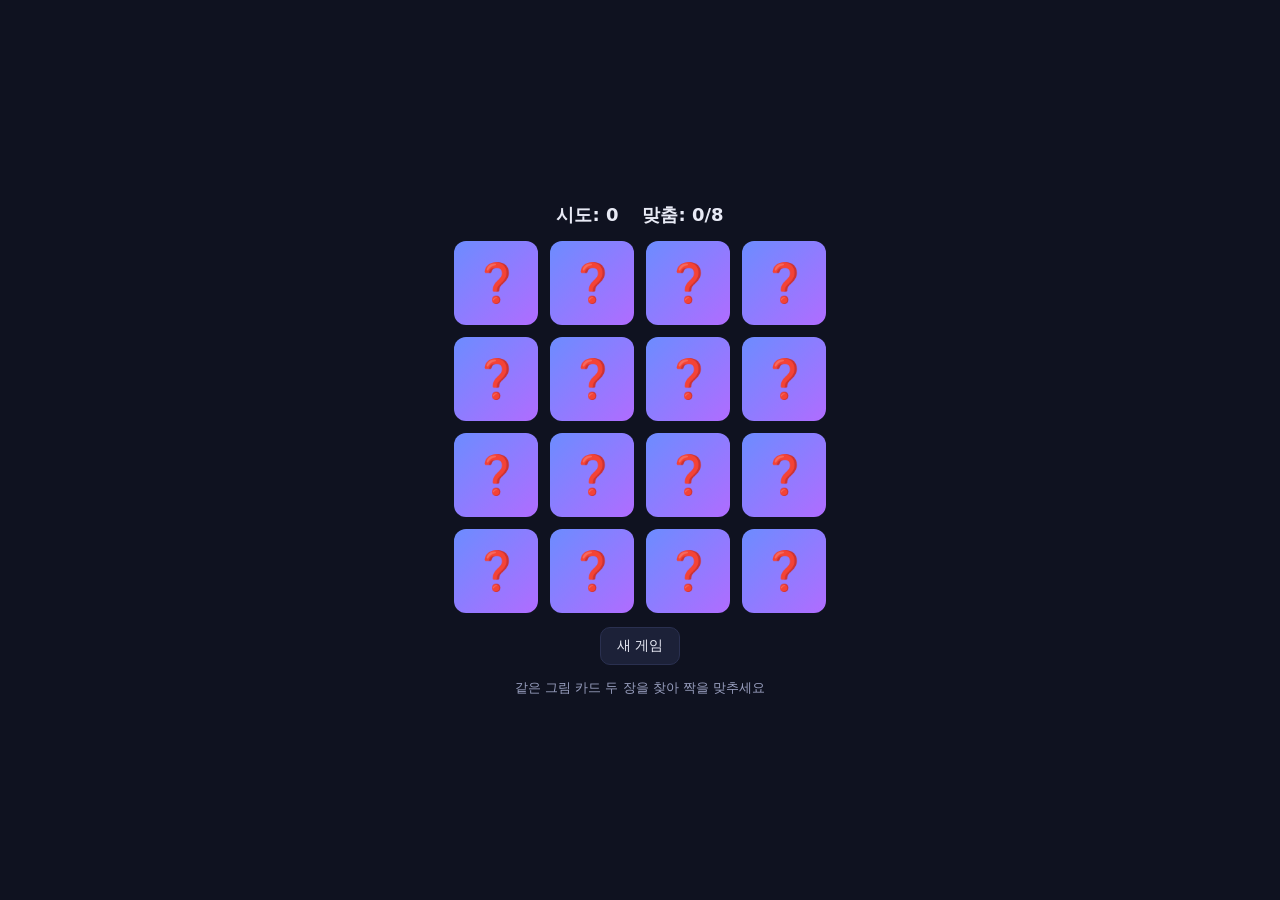
<file: games/memory.html>
<!DOCTYPE html>
<html lang="ko"><head><meta charset="UTF-8" /><meta name="viewport" content="width=device-width,initial-scale=1" />
<title>메모리 카드</title>
<style>
  html,body{margin:0;min-height:100%;background:#0f1220;color:#e8eaf5;font-family:system-ui,"Malgun Gothic",sans-serif;
    display:flex;flex-direction:column;align-items:center;justify-content:center;gap:14px;user-select:none;padding:16px;box-sizing:border-box;}
  #hud{font-size:18px;font-weight:700;display:flex;gap:24px;}
  #board{display:grid;grid-template-columns:repeat(4,84px);gap:12px;}
  .card{width:84px;height:84px;border-radius:12px;cursor:pointer;position:relative;transform-style:preserve-3d;
    transition:transform .35s;}
  .card.flip,.card.matched{transform:rotateY(180deg);}
  .face{position:absolute;inset:0;border-radius:12px;display:flex;align-items:center;justify-content:center;
    font-size:38px;backface-visibility:hidden;}
  .back{background:linear-gradient(135deg,#6c8cff,#b06cff);}
  .front{background:#1c2138;transform:rotateY(180deg);border:1px solid #2a3050;}
  .card.matched .front{opacity:.5;}
  .hint{color:#9aa0c0;font-size:13px;}
  button{background:#1c2138;border:1px solid #2a3050;color:#e8eaf5;padding:9px 16px;border-radius:10px;cursor:pointer;font-size:14px;}
</style></head><body>
<div id="hud"><span>시도: <span id="moves">0</span></span><span>맞춤: <span id="pairs">0</span>/8</span></div>
<div id="board"></div>
<button id="restart">새 게임</button>
<div class="hint">같은 그림 카드 두 장을 찾아 짝을 맞추세요</div>
<script>
const EMOJI=['🐶','🐱','🦊','🐼','🦁','🐸','🐵','🐧'];
let deck,flipped,matched,moves,lock;
function shuffle(a){for(let i=a.length-1;i>0;i--){const j=(Math.random()*(i+1))|0;[a[i],a[j]]=[a[j],a[i]];}return a;}
function init(){deck=shuffle([...EMOJI,...EMOJI]);flipped=[];matched=0;moves=0;lock=false;
  document.getElementById('moves').textContent=0;document.getElementById('pairs').textContent=0;
  const b=document.getElementById('board');b.innerHTML='';
  deck.forEach((e,i)=>{const c=document.createElement('div');c.className='card';c.dataset.i=i;
    c.innerHTML='<div class="face back">❓</div><div class="face front">'+e+'</div>';
    c.onclick=()=>flip(c);b.appendChild(c);});}
function flip(c){if(lock||c.classList.contains('flip')||c.classList.contains('matched'))return;
  c.classList.add('flip');flipped.push(c);
  if(flipped.length===2){moves++;document.getElementById('moves').textContent=moves;lock=true;
    const[a,b]=flipped;
    if(deck[a.dataset.i]===deck[b.dataset.i]){a.classList.add('matched');b.classList.add('matched');
      matched++;document.getElementById('pairs').textContent=matched;flipped=[];lock=false;
      if(matched===8)setTimeout(()=>alert('🎉 '+moves+'번 만에 클리어!'),300);}
    else setTimeout(()=>{a.classList.remove('flip');b.classList.remove('flip');flipped=[];lock=false;},800);}}
document.getElementById('restart').onclick=init;
init();
</script></body></html>
</file>
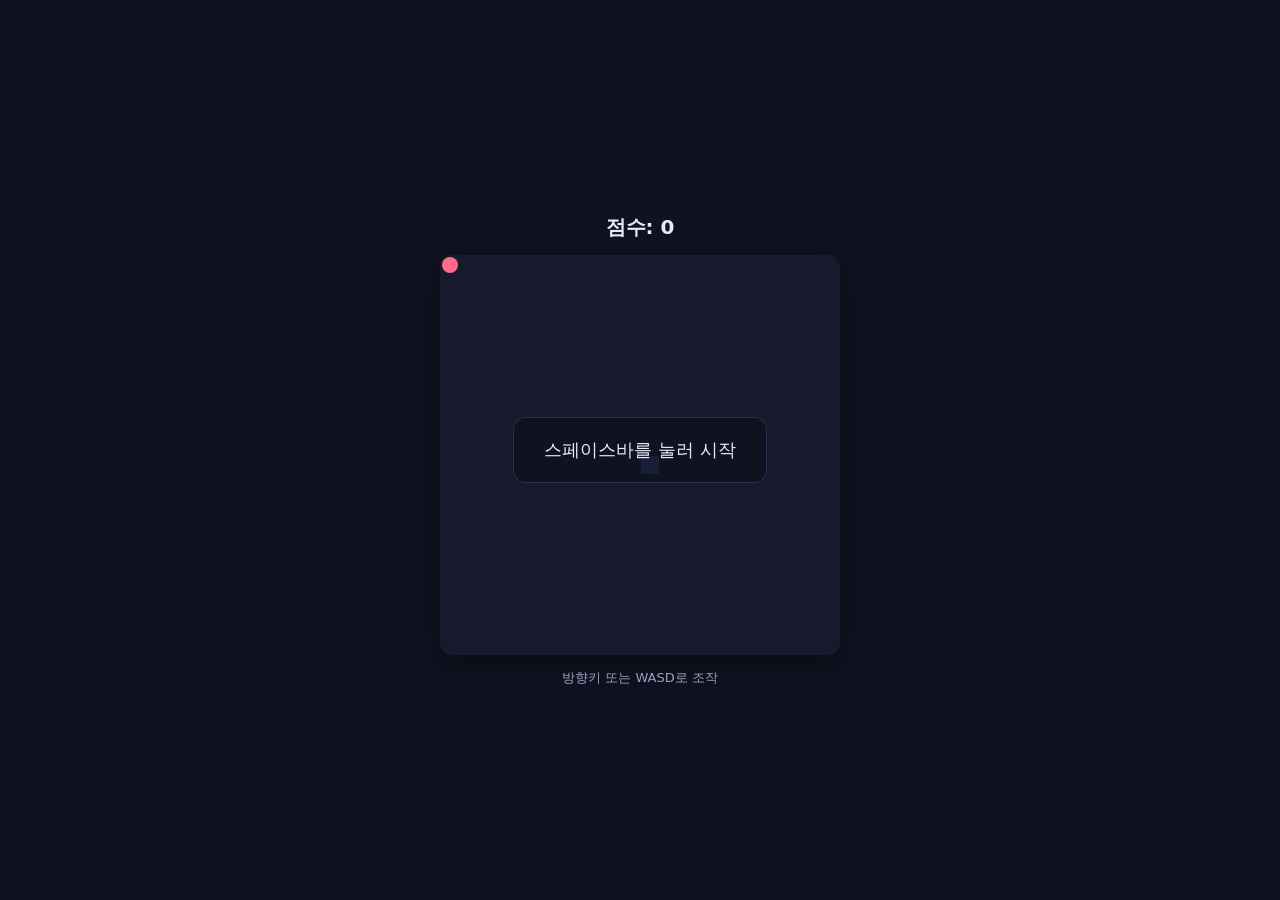
<file: games/snake.html>
<!DOCTYPE html>
<html lang="ko"><head><meta charset="UTF-8" /><meta name="viewport" content="width=device-width,initial-scale=1" />
<title>스네이크</title>
<style>
  html,body{margin:0;height:100%;background:#0f1220;color:#e8eaf5;font-family:system-ui,"Malgun Gothic",sans-serif;
    display:flex;flex-direction:column;align-items:center;justify-content:center;gap:14px;user-select:none;}
  #score{font-size:20px;font-weight:700;}
  canvas{background:#161a2c;border-radius:12px;box-shadow:0 8px 30px rgba(0,0,0,.4);}
  #msg{position:absolute;font-size:18px;text-align:center;background:rgba(15,18,32,.9);padding:20px 30px;border-radius:12px;
    border:1px solid #2a3050;}
  .hint{color:#9aa0c0;font-size:13px;}
</style></head><body>
<div id="score">점수: 0</div>
<canvas id="c" width="400" height="400"></canvas>
<div class="hint">방향키 또는 WASD로 조작</div>
<div id="msg">스페이스바를 눌러 시작</div>
<script>
const cv=document.getElementById('c'),ctx=cv.getContext('2d'),G=20,N=cv.width/G;
let snake,dir,next,food,score,alive,started,timer;
function reset(){snake=[{x:10,y:10}];dir={x:0,y:0};next={x:0,y:0};score=0;alive=true;placeFood();draw();
  document.getElementById('score').textContent='점수: 0';}
function placeFood(){do{food={x:(Math.random()*N)|0,y:(Math.random()*N)|0};}while(snake.some(s=>s.x===food.x&&s.y===food.y));}
function start(){reset();started=true;document.getElementById('msg').style.display='none';
  clearInterval(timer);timer=setInterval(tick,110);}
function tick(){if(!alive)return;dir=next;if(dir.x===0&&dir.y===0)return;
  const head={x:snake[0].x+dir.x,y:snake[0].y+dir.y};
  if(head.x<0||head.y<0||head.x>=N||head.y>=N||snake.some(s=>s.x===head.x&&s.y===head.y)){return gameOver();}
  snake.unshift(head);
  if(head.x===food.x&&head.y===food.y){score++;document.getElementById('score').textContent='점수: '+score;placeFood();}
  else snake.pop();
  draw();}
function draw(){ctx.clearRect(0,0,cv.width,cv.height);
  ctx.fillStyle='#ff6b8b';ctx.beginPath();ctx.arc(food.x*G+G/2,food.y*G+G/2,G/2-2,0,7);ctx.fill();
  snake.forEach((s,i)=>{ctx.fillStyle=i===0?'#6c8cff':'#b06cff';
    ctx.fillRect(s.x*G+1,s.y*G+1,G-2,G-2);});}
function gameOver(){alive=false;started=false;clearInterval(timer);
  const m=document.getElementById('msg');m.innerHTML='게임 오버! 점수 '+score+'<br><span class="hint">스페이스바로 다시 시작</span>';m.style.display='block';}
document.addEventListener('keydown',e=>{
  const k=e.key.toLowerCase();
  if(k===' '){e.preventDefault();if(!started)start();return;}
  if((k==='arrowup'||k==='w')&&dir.y===0)next={x:0,y:-1};
  else if((k==='arrowdown'||k==='s')&&dir.y===0)next={x:0,y:1};
  else if((k==='arrowleft'||k==='a')&&dir.x===0)next={x:-1,y:0};
  else if((k==='arrowright'||k==='d')&&dir.x===0)next={x:1,y:0};
});
reset();
</script></body></html>
</file>
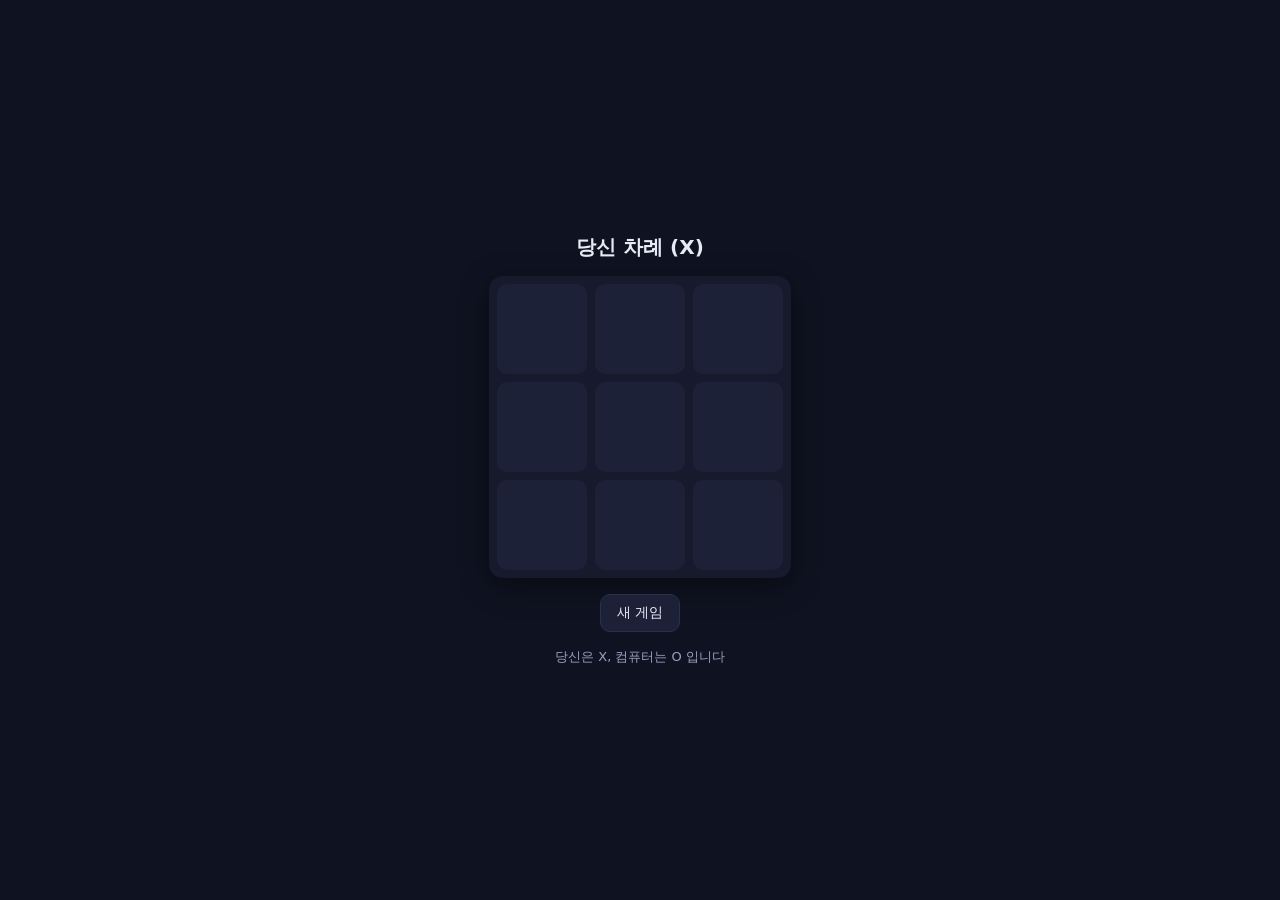
<file: games/tictactoe.html>
<!DOCTYPE html>
<html lang="ko"><head><meta charset="UTF-8" /><meta name="viewport" content="width=device-width,initial-scale=1" />
<title>틱택토</title>
<style>
  html,body{margin:0;height:100%;background:#0f1220;color:#e8eaf5;font-family:system-ui,"Malgun Gothic",sans-serif;
    display:flex;flex-direction:column;align-items:center;justify-content:center;gap:16px;user-select:none;}
  #status{font-size:20px;font-weight:700;height:26px;}
  #board{display:grid;grid-template-columns:repeat(3,90px);grid-gap:8px;background:#161a2c;padding:8px;border-radius:14px;
    box-shadow:0 8px 30px rgba(0,0,0,.4);}
  .sq{width:90px;height:90px;border-radius:10px;background:#1c2138;display:flex;align-items:center;justify-content:center;
    font-size:44px;font-weight:800;cursor:pointer;transition:.12s;}
  .sq:hover{background:#242a48;}
  .sq.x{color:#6c8cff;}.sq.o{color:#ff6b8b;}.sq.win{background:#2b3560;}
  button{background:#1c2138;border:1px solid #2a3050;color:#e8eaf5;padding:9px 16px;border-radius:10px;cursor:pointer;font-size:14px;}
  .hint{color:#9aa0c0;font-size:13px;}
</style></head><body>
<div id="status">당신 차례 (X)</div>
<div id="board"></div>
<button id="restart">새 게임</button>
<div class="hint">당신은 X, 컴퓨터는 O 입니다</div>
<script>
const WINS=[[0,1,2],[3,4,5],[6,7,8],[0,3,6],[1,4,7],[2,5,8],[0,4,8],[2,4,6]];
let bd,over,board=document.getElementById('board'),status=document.getElementById('status');
function init(){bd=Array(9).fill('');over=false;status.textContent='당신 차례 (X)';board.innerHTML='';
  bd.forEach((_,i)=>{const s=document.createElement('div');s.className='sq';s.dataset.i=i;
    s.onclick=()=>play(i);board.appendChild(s);});}
function winner(b){for(const w of WINS){const[a,c,d]=w;if(b[a]&&b[a]===b[c]&&b[a]===b[d])return{p:b[a],w};}
  return b.every(v=>v)?{p:'draw'}:null;}
function render(){[...board.children].forEach((s,i)=>{s.textContent=bd[i];s.className='sq'+(bd[i]?' '+bd[i].toLowerCase():'');});}
function play(i){if(over||bd[i])return;bd[i]='X';render();if(end())return;
  status.textContent='컴퓨터 차례…';setTimeout(cpu,350);}
function cpu(){const i=best();bd[i]='O';render();if(!end())status.textContent='당신 차례 (X)';}
function end(){const r=winner(bd);if(!r)return false;over=true;
  if(r.p==='draw')status.textContent='무승부!';
  else{status.textContent=(r.p==='X'?'🎉 당신 승리!':'컴퓨터 승리…');
    if(r.w)r.w.forEach(x=>board.children[x].classList.add('win'));}return true;}
function best(){let bestScore=-Infinity,mv=0;
  bd.forEach((v,i)=>{if(!v){bd[i]='O';const sc=mini(bd,0,false);bd[i]='';if(sc>bestScore){bestScore=sc;mv=i;}}});return mv;}
function mini(b,d,isMax){const r=winner(b);if(r){if(r.p==='O')return 10-d;if(r.p==='X')return d-10;return 0;}
  let best=isMax?-Infinity:Infinity;
  b.forEach((v,i)=>{if(!v){b[i]=isMax?'O':'X';const sc=mini(b,d+1,!isMax);b[i]='';
    best=isMax?Math.max(best,sc):Math.min(best,sc);}});return best;}
document.getElementById('restart').onclick=init;
init();
</script></body></html>
</file>
<file: css/style.css>
:root {
  --bg: #0d0f1a;
  --bg-soft: #161a2c;
  --bg-card: #1c2138;
  --border: #2a3050;
  --text: #e8eaf5;
  --muted: #9aa0c0;
  --accent: #6c8cff;
  --accent-2: #b06cff;
  --accent-grad: linear-gradient(135deg, #6c8cff, #b06cff);
  --danger: #ff6b8b;
  --radius: 14px;
  --shadow: 0 8px 30px rgba(0, 0, 0, 0.35);
}

* { box-sizing: border-box; margin: 0; padding: 0; }

body {
  font-family: "Segoe UI", "Malgun Gothic", system-ui, sans-serif;
  background: radial-gradient(1200px 600px at 70% -10%, #1a1f3a 0%, var(--bg) 55%);
  color: var(--text);
  min-height: 100vh;
}

/* ---------- 헤더 ---------- */
.topbar {
  display: flex; align-items: center; gap: 24px;
  padding: 14px 28px;
  border-bottom: 1px solid var(--border);
  background: rgba(13, 15, 26, 0.7);
  backdrop-filter: blur(10px);
  position: sticky; top: 0; z-index: 50;
}
.brand { display: flex; align-items: center; gap: 8px; cursor: pointer; }
.brand-logo { font-size: 26px; }
.brand-name { font-size: 20px; font-weight: 600; letter-spacing: -0.5px; }
.brand-name b { background: var(--accent-grad); -webkit-background-clip: text; background-clip: text; color: transparent; }

.tabs { display: flex; gap: 6px; margin-left: auto; }
.tab {
  background: transparent; border: 1px solid transparent; color: var(--muted);
  padding: 9px 16px; border-radius: 10px; font-size: 14px; cursor: pointer;
  transition: all 0.15s;
}
.tab:hover { color: var(--text); background: var(--bg-soft); }
.tab.is-active { color: var(--text); background: var(--bg-card); border-color: var(--border); }

/* ---------- 뷰 ---------- */
main { max-width: 1200px; margin: 0 auto; padding: 28px; }
.view { display: none; }
.view.is-active { display: block; animation: fade 0.25s ease; }
@keyframes fade { from { opacity: 0; transform: translateY(6px); } to { opacity: 1; transform: none; } }

.hero { text-align: center; padding: 40px 0 30px; }
.hero h1 { font-size: 40px; letter-spacing: -1px; background: var(--accent-grad); -webkit-background-clip: text; background-clip: text; color: transparent; }
.hero p { color: var(--muted); margin-top: 10px; font-size: 16px; }

.section-head { display: flex; align-items: center; justify-content: space-between; margin: 10px 0 18px; }
.section-head h2 { font-size: 20px; }
.muted { color: var(--muted); font-size: 14px; }
.search {
  background: var(--bg-card); border: 1px solid var(--border); color: var(--text);
  padding: 9px 14px; border-radius: 10px; font-size: 14px; width: 220px; outline: none;
}
.search:focus { border-color: var(--accent); }

/* ---------- 게임 그리드 ---------- */
.game-grid { display: grid; grid-template-columns: repeat(auto-fill, minmax(200px, 1fr)); gap: 18px; }
.card {
  background: var(--bg-card); border: 1px solid var(--border); border-radius: var(--radius);
  overflow: hidden; cursor: pointer; transition: transform 0.15s, border-color 0.15s, box-shadow 0.15s;
  display: flex; flex-direction: column;
}
.card:hover { transform: translateY(-4px); border-color: var(--accent); box-shadow: var(--shadow); }
.card-thumb { font-size: 54px; height: 120px; display: flex; align-items: center; justify-content: center;
  background: linear-gradient(135deg, var(--bg-soft), #232a48); }
.card-body { padding: 14px; }
.card-title { font-size: 15px; font-weight: 600; }
.card-desc { color: var(--muted); font-size: 12.5px; margin-top: 5px; line-height: 1.4; }
.card-foot { display: flex; gap: 6px; align-items: center; margin-top: 12px; }
.tag { font-size: 11px; color: var(--muted); background: var(--bg-soft); padding: 3px 8px; border-radius: 6px; }
.card-del { margin-left: auto; background: transparent; border: none; color: var(--muted); cursor: pointer; font-size: 13px; }
.card-del:hover { color: var(--danger); }

/* ---------- 버튼 ---------- */
.btn { border: 1px solid var(--border); background: var(--bg-card); color: var(--text);
  padding: 9px 16px; border-radius: 10px; font-size: 14px; cursor: pointer; transition: all 0.15s; }
.btn:hover { border-color: var(--accent); }
.btn-primary { background: var(--accent-grad); border-color: transparent; font-weight: 600; }
.btn-primary:hover { filter: brightness(1.1); }
.btn-ghost { background: var(--bg-soft); }
.btn-sm { padding: 6px 12px; font-size: 13px; }

/* ---------- 에디터 ---------- */
.editor-head { display: flex; align-items: center; gap: 14px; margin-bottom: 16px; flex-wrap: wrap; }
.title-input { flex: 1; min-width: 200px; background: var(--bg-card); border: 1px solid var(--border);
  color: var(--text); padding: 11px 16px; border-radius: 10px; font-size: 16px; outline: none; }
.title-input:focus { border-color: var(--accent); }
.editor-actions { display: flex; gap: 8px; }

.editor-layout { display: grid; grid-template-columns: 1fr 1fr; gap: 16px; height: 70vh; }
.code-panes { display: flex; flex-direction: column; gap: 12px; overflow: hidden; }
.pane { display: flex; flex-direction: column; flex: 1; min-height: 0; }
.pane-label { font-size: 11px; text-transform: uppercase; letter-spacing: 1px; color: var(--muted); margin-bottom: 6px; }
.code {
  flex: 1; resize: none; background: #10131f; border: 1px solid var(--border); border-radius: 10px;
  color: #d6dcff; font-family: "Consolas", "D2Coding", monospace; font-size: 13px; padding: 12px;
  outline: none; line-height: 1.5; tab-size: 2;
}
.code:focus { border-color: var(--accent); }
.preview-wrap { display: flex; flex-direction: column; }
.preview { flex: 1; border: 1px solid var(--border); border-radius: 10px; background: #fff; width: 100%; }

/* ---------- 실행 모달 ---------- */
.player { position: fixed; inset: 0; z-index: 100; background: rgba(6, 8, 16, 0.92);
  display: flex; flex-direction: column; }
.player[hidden] { display: none; }
.player-bar { display: flex; align-items: center; justify-content: space-between; padding: 12px 20px;
  border-bottom: 1px solid var(--border); }
.player-title { font-weight: 600; font-size: 16px; }
.player-btns { display: flex; gap: 8px; }
.player-frame { flex: 1; border: none; background: #fff; width: 100%; }

/* ---------- 빈 상태 ---------- */
.empty { text-align: center; padding: 60px 0; color: var(--muted); }
.empty p { margin-bottom: 16px; }

@media (max-width: 780px) {
  .editor-layout { grid-template-columns: 1fr; height: auto; }
  .code { min-height: 140px; }
  .preview { height: 300px; }
  .tabs .tab { padding: 8px 10px; font-size: 13px; }
}
</file>
